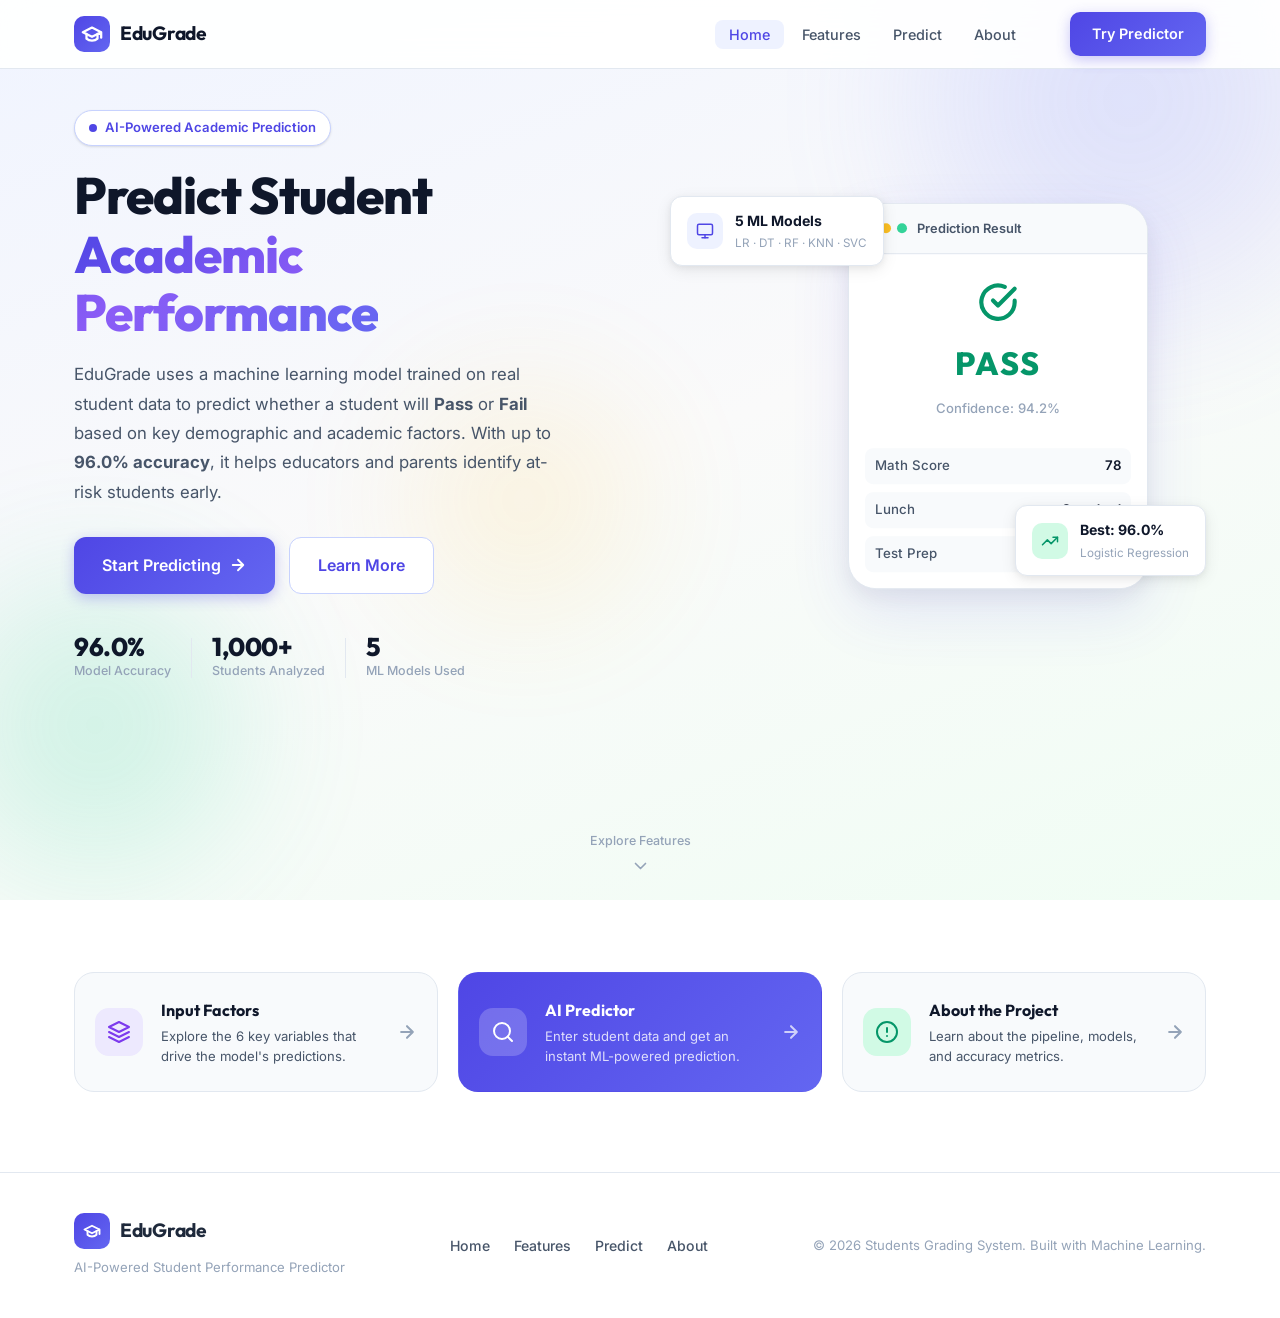
<file: website/index.html>
<!DOCTYPE html>
<html lang="en">
<head>
  <meta charset="UTF-8" />
  <meta name="viewport" content="width=device-width, initial-scale=1.0"/>
  <title>EduGrade – Student Performance Predictor</title>
  <meta name="description" content="EduGrade predicts student academic performance (Pass or Fail) using key demographic and academic indicators powered by Machine Learning."/>
  <link rel="preconnect" href="https://fonts.googleapis.com"/>
  <link href="https://fonts.googleapis.com/css2?family=Inter:wght@300;400;500;600;700;800&family=Outfit:wght@400;600;700;800&display=swap" rel="stylesheet"/>
  <link rel="stylesheet" href="style.css"/>
</head>
<body>

  <!-- ===== NAVBAR ===== -->
  <nav class="navbar" id="navbar">
    <div class="nav-container">
      <a href="index.html" class="nav-logo">
        <div class="logo-icon">
          <svg width="22" height="22" viewBox="0 0 24 24" fill="none" stroke="white" stroke-width="2.5" stroke-linecap="round" stroke-linejoin="round"><path d="M22 10v6M2 10l10-5 10 5-10 5z"/><path d="M6 12v5c3 3 9 3 12 0v-5"/></svg>
        </div>
        <span>EduGrade</span>
      </a>
      <ul class="nav-links" id="navLinks">
        <li><a href="index.html" class="nav-link active">Home</a></li>
        <li><a href="features.html" class="nav-link">Features</a></li>
        <li><a href="predict.html" class="nav-link">Predict</a></li>
        <li><a href="about.html" class="nav-link">About</a></li>
      </ul>
      <a href="predict.html" class="btn-primary nav-cta">Try Predictor</a>
      <button class="hamburger" id="hamburger" aria-label="Toggle menu">
        <span></span><span></span><span></span>
      </button>
    </div>
  </nav>

  <!-- ===== HERO SECTION ===== -->
  <section class="hero" id="home">
    <div class="hero-bg-shapes">
      <div class="shape shape-1"></div>
      <div class="shape shape-2"></div>
      <div class="shape shape-3"></div>
    </div>
    <div class="container hero-content">
      <div class="hero-text">
        <div class="hero-badge">
          <span class="badge-dot"></span>
          AI-Powered Academic Prediction
        </div>
        <h1 class="hero-title">
          Predict Student<br/>
          <span class="gradient-text">Academic Performance</span>
        </h1>
        <p class="hero-desc">
          EduGrade uses a machine learning model trained on real student data to predict whether a student will
          <strong>Pass</strong> or <strong>Fail</strong> based on key demographic and academic factors.
          With up to <strong>96.0% accuracy</strong>, it helps educators and parents identify at-risk students early.
        </p>
        <div class="hero-actions">
          <a href="predict.html" class="btn-primary btn-lg">
            Start Predicting
            <svg width="18" height="18" viewBox="0 0 24 24" fill="none" stroke="currentColor" stroke-width="2.5" stroke-linecap="round" stroke-linejoin="round"><path d="M5 12h14M12 5l7 7-7 7"/></svg>
          </a>
          <a href="features.html" class="btn-outline btn-lg">Learn More</a>
        </div>
        <div class="hero-stats">
          <div class="stat-item">
            <span class="stat-number">96.0%</span>
            <span class="stat-label">Model Accuracy</span>
          </div>
          <div class="stat-divider"></div>
          <div class="stat-item">
            <span class="stat-number">1,000+</span>
            <span class="stat-label">Students Analyzed</span>
          </div>
          <div class="stat-divider"></div>
          <div class="stat-item">
            <span class="stat-number">5</span>
            <span class="stat-label">ML Models Used</span>
          </div>
        </div>
      </div>
      <div class="hero-visual">
        <div class="hero-card main-card">
          <div class="card-header">
            <div class="card-dots"><span></span><span></span><span></span></div>
            <span class="card-title-sm">Prediction Result</span>
          </div>
          <div class="result-display pass">
            <div class="result-icon">
              <svg width="40" height="40" viewBox="0 0 24 24" fill="none" stroke="currentColor" stroke-width="2.5" stroke-linecap="round" stroke-linejoin="round"><path d="M22 11.08V12a10 10 0 1 1-5.93-9.14"/><polyline points="22 4 12 14.01 9 11.01"/></svg>
            </div>
            <div class="result-label">PASS</div>
            <div class="result-confidence">Confidence: 94.2%</div>
          </div>
          <div class="card-features">
            <div class="cf-row"><span class="cf-label">Math Score</span><span class="cf-value">78</span></div>
            <div class="cf-row"><span class="cf-label">Lunch</span><span class="cf-value">Standard</span></div>
            <div class="cf-row"><span class="cf-label">Test Prep</span><span class="cf-value cf-green">Completed</span></div>
          </div>
        </div>
        <div class="floating-card card-models">
          <div class="fm-icon">
            <svg width="18" height="18" viewBox="0 0 24 24" fill="none" stroke="#4f46e5" stroke-width="2" stroke-linecap="round" stroke-linejoin="round"><rect x="2" y="3" width="20" height="14" rx="2"/><line x1="8" y1="21" x2="16" y2="21"/><line x1="12" y1="17" x2="12" y2="21"/></svg>
          </div>
          <div>
            <div class="fm-title">5 ML Models</div>
            <div class="fm-sub">LR · DT · RF · KNN · SVC</div>
          </div>
        </div>
        <div class="floating-card card-accuracy">
          <div class="fm-icon accuracy-icon">
            <svg width="18" height="18" viewBox="0 0 24 24" fill="none" stroke="#059669" stroke-width="2" stroke-linecap="round" stroke-linejoin="round"><polyline points="22 7 13.5 15.5 8.5 10.5 2 17"/><polyline points="16 7 22 7 22 13"/></svg>
          </div>
          <div>
            <div class="fm-title">Best: 96.0%</div>
            <div class="fm-sub">Logistic Regression</div>
          </div>
        </div>
      </div>
    </div>
    <div class="hero-scroll">
      <a href="features.html">
        <span>Explore Features</span>
        <svg width="20" height="20" viewBox="0 0 24 24" fill="none" stroke="currentColor" stroke-width="2" stroke-linecap="round" stroke-linejoin="round"><polyline points="6 9 12 15 18 9"/></svg>
      </a>
    </div>
  </section>

  <!-- ===== QUICK PREVIEW CARDS ===== -->
  <section class="quick-preview-section">
    <div class="container">
      <div class="quick-preview-grid">
        <a href="features.html" class="quick-card">
          <div class="qc-icon" style="background:#ede9fe; color:#7c3aed;">
            <svg width="24" height="24" viewBox="0 0 24 24" fill="none" stroke="currentColor" stroke-width="2" stroke-linecap="round" stroke-linejoin="round"><path d="M12 2L2 7l10 5 10-5-10-5z"/><path d="M2 17l10 5 10-5"/><path d="M2 12l10 5 10-5"/></svg>
          </div>
          <div class="qc-text">
            <div class="qc-title">Input Factors</div>
            <div class="qc-desc">Explore the 6 key variables that drive the model's predictions.</div>
          </div>
          <svg class="qc-arrow" width="20" height="20" viewBox="0 0 24 24" fill="none" stroke="currentColor" stroke-width="2.5" stroke-linecap="round" stroke-linejoin="round"><path d="M5 12h14M12 5l7 7-7 7"/></svg>
        </a>
        <a href="predict.html" class="quick-card quick-card-primary">
          <div class="qc-icon" style="background:rgba(255,255,255,0.2); color:white;">
            <svg width="24" height="24" viewBox="0 0 24 24" fill="none" stroke="currentColor" stroke-width="2" stroke-linecap="round" stroke-linejoin="round"><circle cx="11" cy="11" r="8"/><line x1="21" y1="21" x2="16.65" y2="16.65"/></svg>
          </div>
          <div class="qc-text">
            <div class="qc-title">AI Predictor</div>
            <div class="qc-desc">Enter student data and get an instant ML-powered prediction.</div>
          </div>
          <svg class="qc-arrow" width="20" height="20" viewBox="0 0 24 24" fill="none" stroke="currentColor" stroke-width="2.5" stroke-linecap="round" stroke-linejoin="round"><path d="M5 12h14M12 5l7 7-7 7"/></svg>
        </a>
        <a href="about.html" class="quick-card">
          <div class="qc-icon" style="background:#d1fae5; color:#059669;">
            <svg width="24" height="24" viewBox="0 0 24 24" fill="none" stroke="currentColor" stroke-width="2" stroke-linecap="round" stroke-linejoin="round"><circle cx="12" cy="12" r="10"/><line x1="12" y1="8" x2="12" y2="12"/><line x1="12" y1="16" x2="12.01" y2="16"/></svg>
          </div>
          <div class="qc-text">
            <div class="qc-title">About the Project</div>
            <div class="qc-desc">Learn about the pipeline, models, and accuracy metrics.</div>
          </div>
          <svg class="qc-arrow" width="20" height="20" viewBox="0 0 24 24" fill="none" stroke="currentColor" stroke-width="2.5" stroke-linecap="round" stroke-linejoin="round"><path d="M5 12h14M12 5l7 7-7 7"/></svg>
        </a>
      </div>
    </div>
  </section>

  <!-- ===== FOOTER ===== -->
  <footer class="footer">
    <div class="container footer-content">
      <div class="footer-brand">
        <div class="nav-logo" style="margin-bottom: 8px;">
          <div class="logo-icon">
            <svg width="18" height="18" viewBox="0 0 24 24" fill="none" stroke="white" stroke-width="2.5" stroke-linecap="round" stroke-linejoin="round"><path d="M22 10v6M2 10l10-5 10 5-10 5z"/><path d="M6 12v5c3 3 9 3 12 0v-5"/></svg>
          </div>
          <span style="color:#1e293b; font-weight: 700;">EduGrade</span>
        </div>
        <p class="footer-tagline">AI-Powered Student Performance Predictor</p>
      </div>
      <div class="footer-links">
        <a href="index.html">Home</a>
        <a href="features.html">Features</a>
        <a href="predict.html">Predict</a>
        <a href="about.html">About</a>
      </div>
      <div class="footer-copy">
        &copy; 2026 Students Grading System. Built with Machine Learning.
      </div>
    </div>
  </footer>

  <script src="app.js"></script>
</body>
</html>
</file>
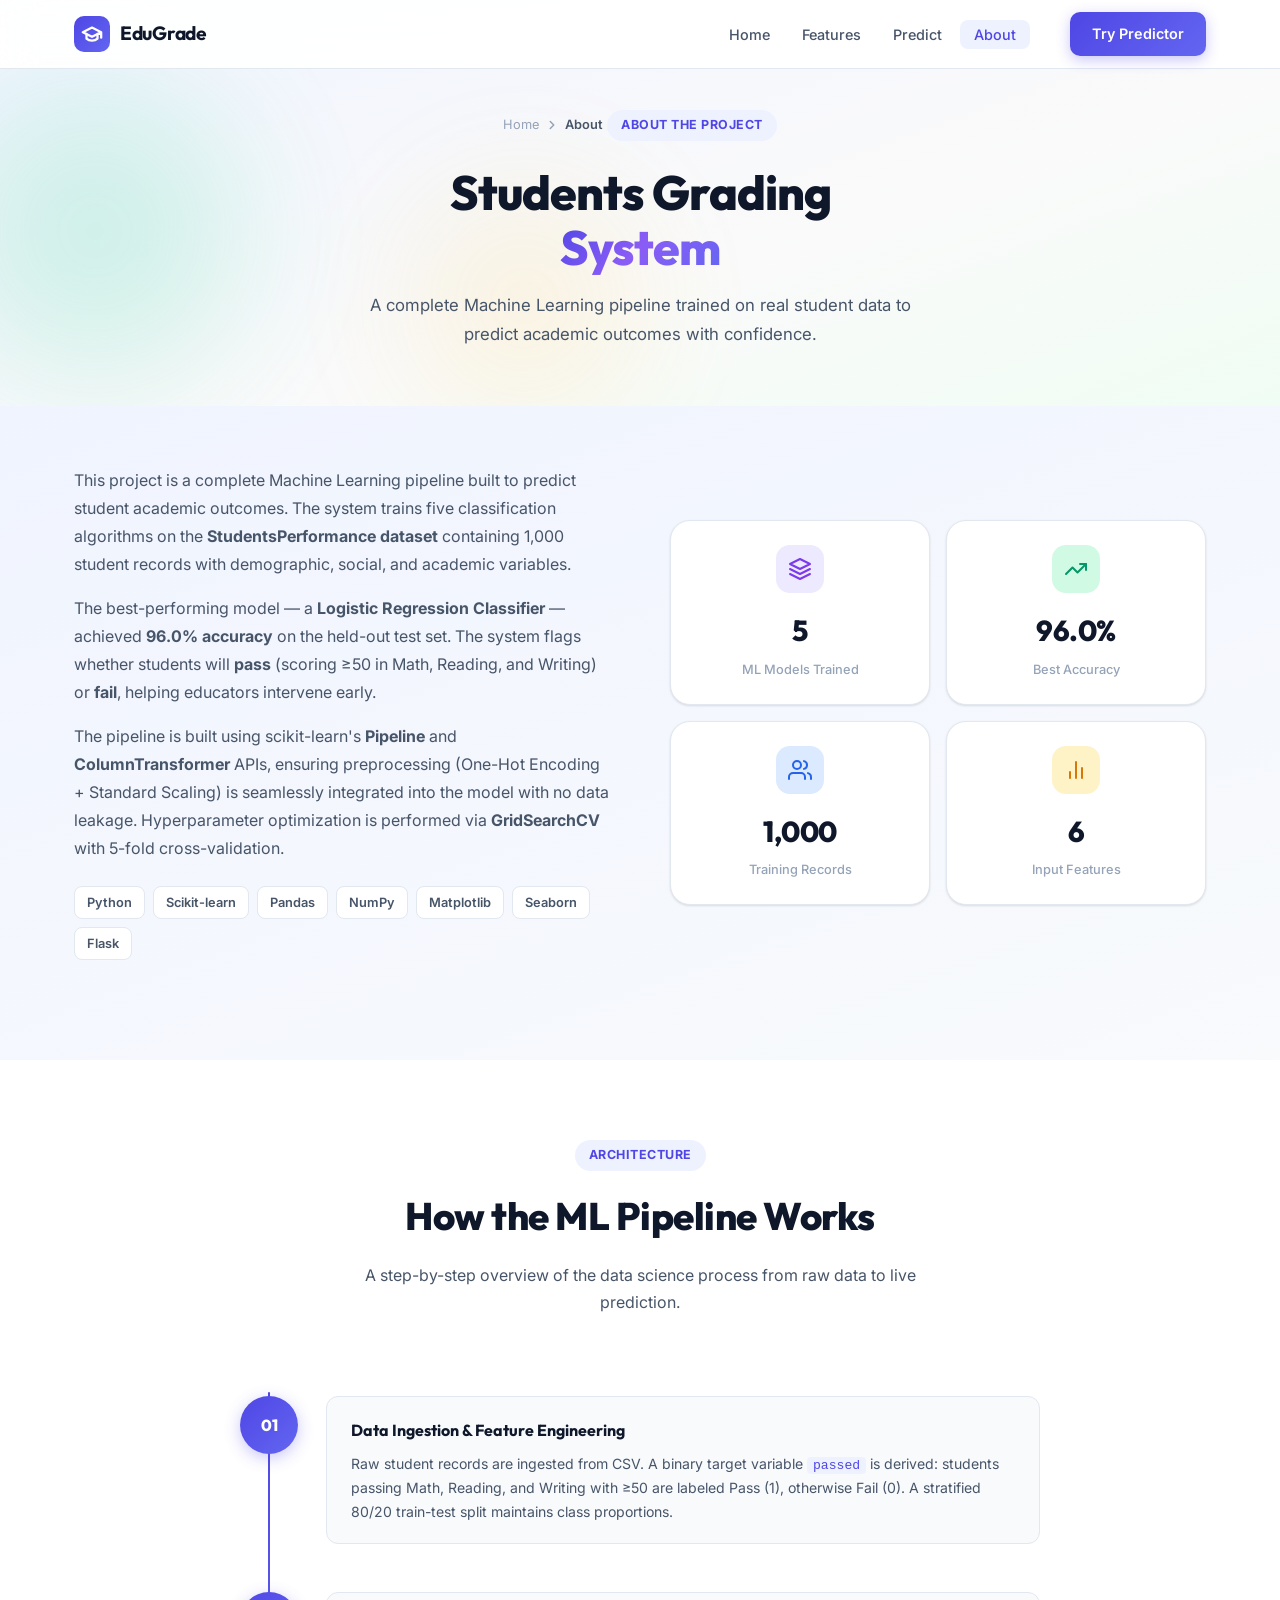
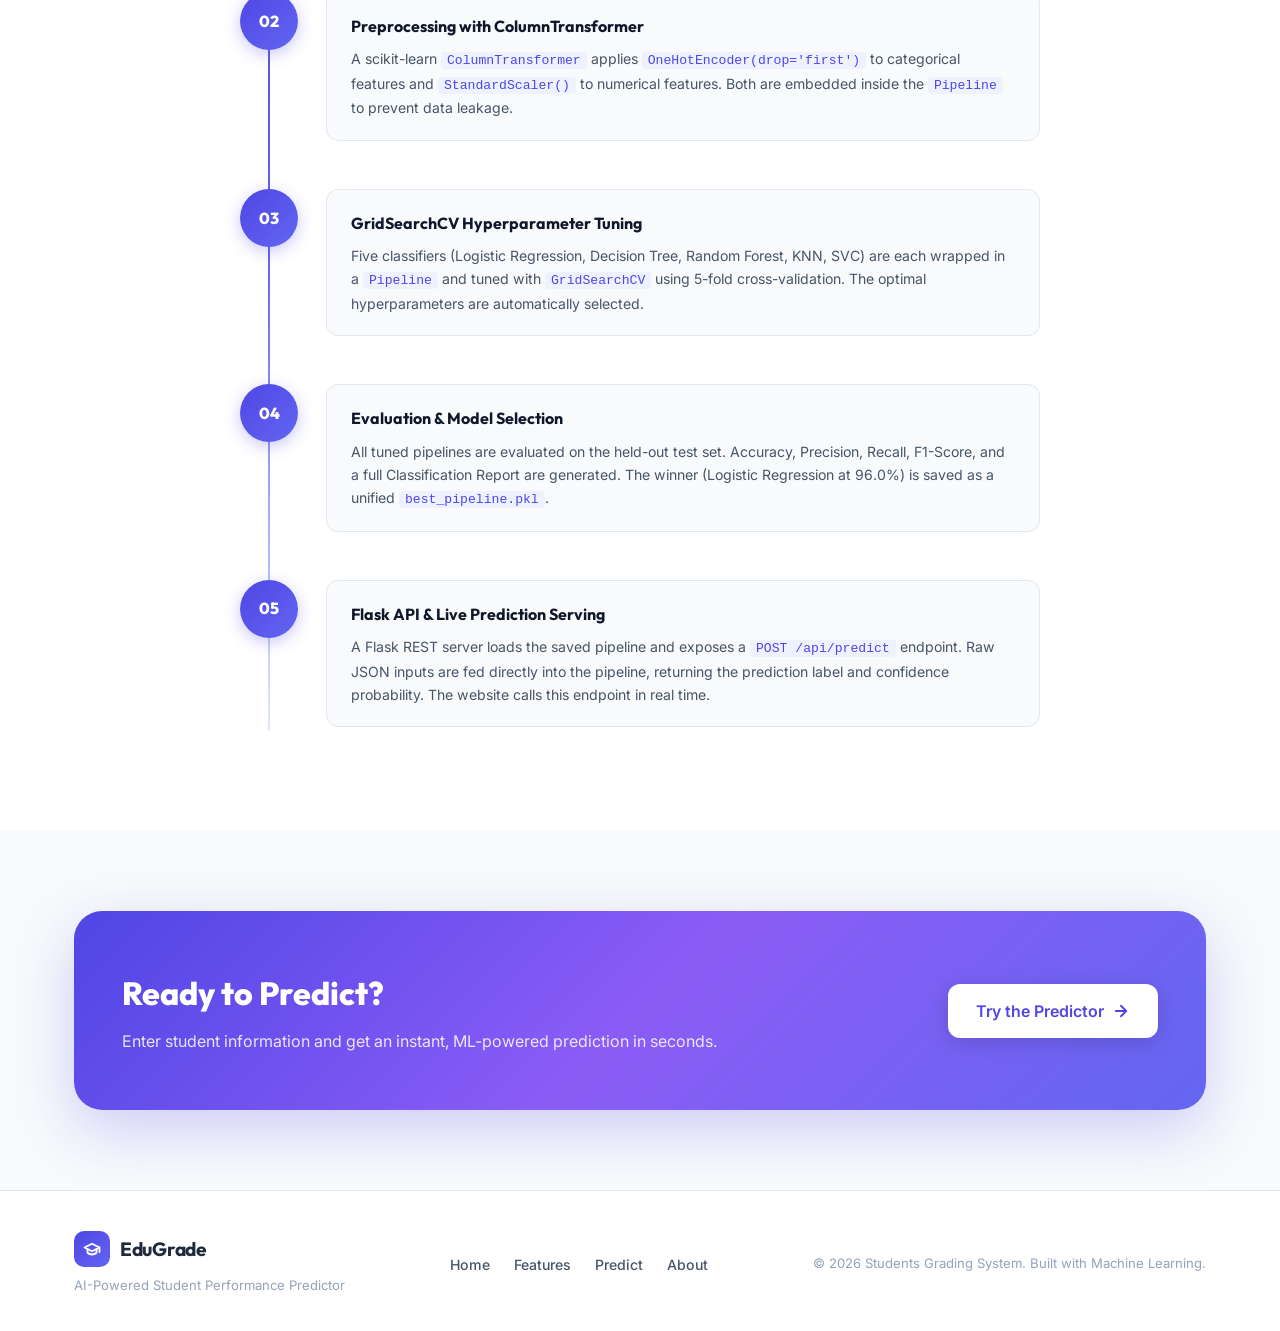
<file: website/about.html>
<!DOCTYPE html>
<html lang="en">
<head>
  <meta charset="UTF-8" />
  <meta name="viewport" content="width=device-width, initial-scale=1.0"/>
  <title>About – EduGrade</title>
  <meta name="description" content="Learn about the EduGrade ML pipeline, 5 trained models, the StudentPerformance dataset, and the best model accuracy."/>
  <link rel="preconnect" href="https://fonts.googleapis.com"/>
  <link href="https://fonts.googleapis.com/css2?family=Inter:wght@300;400;500;600;700;800&family=Outfit:wght@400;600;700;800&display=swap" rel="stylesheet"/>
  <link rel="stylesheet" href="style.css"/>
</head>
<body>

  <!-- ===== NAVBAR ===== -->
  <nav class="navbar" id="navbar">
    <div class="nav-container">
      <a href="index.html" class="nav-logo">
        <div class="logo-icon">
          <svg width="22" height="22" viewBox="0 0 24 24" fill="none" stroke="white" stroke-width="2.5" stroke-linecap="round" stroke-linejoin="round"><path d="M22 10v6M2 10l10-5 10 5-10 5z"/><path d="M6 12v5c3 3 9 3 12 0v-5"/></svg>
        </div>
        <span>EduGrade</span>
      </a>
      <ul class="nav-links" id="navLinks">
        <li><a href="index.html" class="nav-link">Home</a></li>
        <li><a href="features.html" class="nav-link">Features</a></li>
        <li><a href="predict.html" class="nav-link">Predict</a></li>
        <li><a href="about.html" class="nav-link active">About</a></li>
      </ul>
      <a href="predict.html" class="btn-primary nav-cta">Try Predictor</a>
      <button class="hamburger" id="hamburger" aria-label="Toggle menu">
        <span></span><span></span><span></span>
      </button>
    </div>
  </nav>

  <!-- ===== PAGE HEADER ===== -->
  <div class="page-hero">
    <div class="page-hero-bg">
      <div class="shape shape-2"></div>
      <div class="shape shape-3"></div>
    </div>
    <div class="container">
      <div class="page-breadcrumb">
        <a href="index.html">Home</a>
        <svg width="14" height="14" viewBox="0 0 24 24" fill="none" stroke="currentColor" stroke-width="2.5" stroke-linecap="round" stroke-linejoin="round"><polyline points="9 18 15 12 9 6"/></svg>
        <span>About</span>
      </div>
      <div class="section-tag">About the Project</div>
      <h1 class="page-hero-title">Students Grading<br/><span class="gradient-text">System</span></h1>
      <p class="page-hero-desc">A complete Machine Learning pipeline trained on real student data to predict academic outcomes with confidence.</p>
    </div>
  </div>

  <!-- ===== ABOUT MAIN ===== -->
  <section class="about-section" style="padding-top: 60px;">
    <div class="container">
      <div class="about-grid">
        <div class="about-text">
          <p class="about-desc">
            This project is a complete Machine Learning pipeline built to predict student academic outcomes.
            The system trains five classification algorithms on the <strong>StudentsPerformance dataset</strong> containing
            1,000 student records with demographic, social, and academic variables.
          </p>
          <p class="about-desc">
            The best-performing model — a <strong>Logistic Regression Classifier</strong> — achieved <strong>96.0% accuracy</strong> on the held-out test set.
            The system flags whether students will <strong>pass</strong> (scoring ≥50 in Math, Reading, and Writing) or <strong>fail</strong>,
            helping educators intervene early.
          </p>
          <p class="about-desc">
            The pipeline is built using scikit-learn's <strong>Pipeline</strong> and <strong>ColumnTransformer</strong> APIs, ensuring
            preprocessing (One-Hot Encoding + Standard Scaling) is seamlessly integrated into the model with no data leakage.
            Hyperparameter optimization is performed via <strong>GridSearchCV</strong> with 5-fold cross-validation.
          </p>
          <div class="about-tech">
            <span class="tech-tag">Python</span>
            <span class="tech-tag">Scikit-learn</span>
            <span class="tech-tag">Pandas</span>
            <span class="tech-tag">NumPy</span>
            <span class="tech-tag">Matplotlib</span>
            <span class="tech-tag">Seaborn</span>
            <span class="tech-tag">Flask</span>
          </div>
        </div>
        <div class="about-stats-grid">
          <div class="about-stat-card">
            <div class="about-stat-icon" style="color:#7c3aed; background:#ede9fe;">
              <svg width="24" height="24" viewBox="0 0 24 24" fill="none" stroke="currentColor" stroke-width="2" stroke-linecap="round" stroke-linejoin="round"><path d="M12 2L2 7l10 5 10-5-10-5z"/><path d="M2 17l10 5 10-5"/><path d="M2 12l10 5 10-5"/></svg>
            </div>
            <div class="about-stat-num">5</div>
            <div class="about-stat-lbl">ML Models Trained</div>
          </div>
          <div class="about-stat-card">
            <div class="about-stat-icon" style="color:#059669; background:#d1fae5;">
              <svg width="24" height="24" viewBox="0 0 24 24" fill="none" stroke="currentColor" stroke-width="2" stroke-linecap="round" stroke-linejoin="round"><polyline points="22 7 13.5 15.5 8.5 10.5 2 17"/><polyline points="16 7 22 7 22 13"/></svg>
            </div>
            <div class="about-stat-num">96.0%</div>
            <div class="about-stat-lbl">Best Accuracy</div>
          </div>
          <div class="about-stat-card">
            <div class="about-stat-icon" style="color:#2563eb; background:#dbeafe;">
              <svg width="24" height="24" viewBox="0 0 24 24" fill="none" stroke="currentColor" stroke-width="2" stroke-linecap="round" stroke-linejoin="round"><path d="M17 21v-2a4 4 0 0 0-4-4H5a4 4 0 0 0-4 4v2"/><circle cx="9" cy="7" r="4"/><path d="M23 21v-2a4 4 0 0 0-3-3.87"/><path d="M16 3.13a4 4 0 0 1 0 7.75"/></svg>
            </div>
            <div class="about-stat-num">1,000</div>
            <div class="about-stat-lbl">Training Records</div>
          </div>
          <div class="about-stat-card">
            <div class="about-stat-icon" style="color:#d97706; background:#fef3c7;">
              <svg width="24" height="24" viewBox="0 0 24 24" fill="none" stroke="currentColor" stroke-width="2" stroke-linecap="round" stroke-linejoin="round"><line x1="18" y1="20" x2="18" y2="10"/><line x1="12" y1="20" x2="12" y2="4"/><line x1="6" y1="20" x2="6" y2="14"/></svg>
            </div>
            <div class="about-stat-num">6</div>
            <div class="about-stat-lbl">Input Features</div>
          </div>
        </div>
      </div>
    </div>
  </section>

  <!-- ===== ML PIPELINE STEPS ===== -->
  <section class="pipeline-section">
    <div class="container">
      <div class="section-header">
        <div class="section-tag">Architecture</div>
        <h2 class="section-title">How the ML Pipeline Works</h2>
        <p class="section-desc">A step-by-step overview of the data science process from raw data to live prediction.</p>
      </div>
      <div class="pipeline-steps">
        <div class="pipeline-step">
          <div class="step-number">01</div>
          <div class="step-body">
            <h3 class="step-title">Data Ingestion & Feature Engineering</h3>
            <p class="step-desc">Raw student records are ingested from CSV. A binary target variable <code>passed</code> is derived: students passing Math, Reading, and Writing with ≥50 are labeled Pass (1), otherwise Fail (0). A stratified 80/20 train-test split maintains class proportions.</p>
          </div>
        </div>
        <div class="pipeline-step">
          <div class="step-number">02</div>
          <div class="step-body">
            <h3 class="step-title">Preprocessing with ColumnTransformer</h3>
            <p class="step-desc">A scikit-learn <code>ColumnTransformer</code> applies <code>OneHotEncoder(drop='first')</code> to categorical features and <code>StandardScaler()</code> to numerical features. Both are embedded inside the <code>Pipeline</code> to prevent data leakage.</p>
          </div>
        </div>
        <div class="pipeline-step">
          <div class="step-number">03</div>
          <div class="step-body">
            <h3 class="step-title">GridSearchCV Hyperparameter Tuning</h3>
            <p class="step-desc">Five classifiers (Logistic Regression, Decision Tree, Random Forest, KNN, SVC) are each wrapped in a <code>Pipeline</code> and tuned with <code>GridSearchCV</code> using 5-fold cross-validation. The optimal hyperparameters are automatically selected.</p>
          </div>
        </div>
        <div class="pipeline-step">
          <div class="step-number">04</div>
          <div class="step-body">
            <h3 class="step-title">Evaluation & Model Selection</h3>
            <p class="step-desc">All tuned pipelines are evaluated on the held-out test set. Accuracy, Precision, Recall, F1-Score, and a full Classification Report are generated. The winner (Logistic Regression at 96.0%) is saved as a unified <code>best_pipeline.pkl</code>.</p>
          </div>
        </div>
        <div class="pipeline-step">
          <div class="step-number">05</div>
          <div class="step-body">
            <h3 class="step-title">Flask API & Live Prediction Serving</h3>
            <p class="step-desc">A Flask REST server loads the saved pipeline and exposes a <code>POST /api/predict</code> endpoint. Raw JSON inputs are fed directly into the pipeline, returning the prediction label and confidence probability. The website calls this endpoint in real time.</p>
          </div>
        </div>
      </div>
    </div>
  </section>

  <!-- ===== CTA ===== -->
  <section class="cta-section">
    <div class="container">
      <div class="cta-card">
        <div class="cta-text">
          <h2 class="cta-title">Ready to Predict?</h2>
          <p class="cta-desc">Enter student information and get an instant, ML-powered prediction in seconds.</p>
        </div>
        <a href="predict.html" class="btn-primary btn-lg">
          Try the Predictor
          <svg width="18" height="18" viewBox="0 0 24 24" fill="none" stroke="currentColor" stroke-width="2.5" stroke-linecap="round" stroke-linejoin="round"><path d="M5 12h14M12 5l7 7-7 7"/></svg>
        </a>
      </div>
    </div>
  </section>

  <!-- ===== FOOTER ===== -->
  <footer class="footer">
    <div class="container footer-content">
      <div class="footer-brand">
        <div class="nav-logo" style="margin-bottom: 8px;">
          <div class="logo-icon">
            <svg width="18" height="18" viewBox="0 0 24 24" fill="none" stroke="white" stroke-width="2.5" stroke-linecap="round" stroke-linejoin="round"><path d="M22 10v6M2 10l10-5 10 5-10 5z"/><path d="M6 12v5c3 3 9 3 12 0v-5"/></svg>
          </div>
          <span style="color:#1e293b; font-weight: 700;">EduGrade</span>
        </div>
        <p class="footer-tagline">AI-Powered Student Performance Predictor</p>
      </div>
      <div class="footer-links">
        <a href="index.html">Home</a>
        <a href="features.html">Features</a>
        <a href="predict.html">Predict</a>
        <a href="about.html">About</a>
      </div>
      <div class="footer-copy">
        &copy; 2026 Students Grading System. Built with Machine Learning.
      </div>
    </div>
  </footer>

  <script src="app.js"></script>
</body>
</html>
</file>
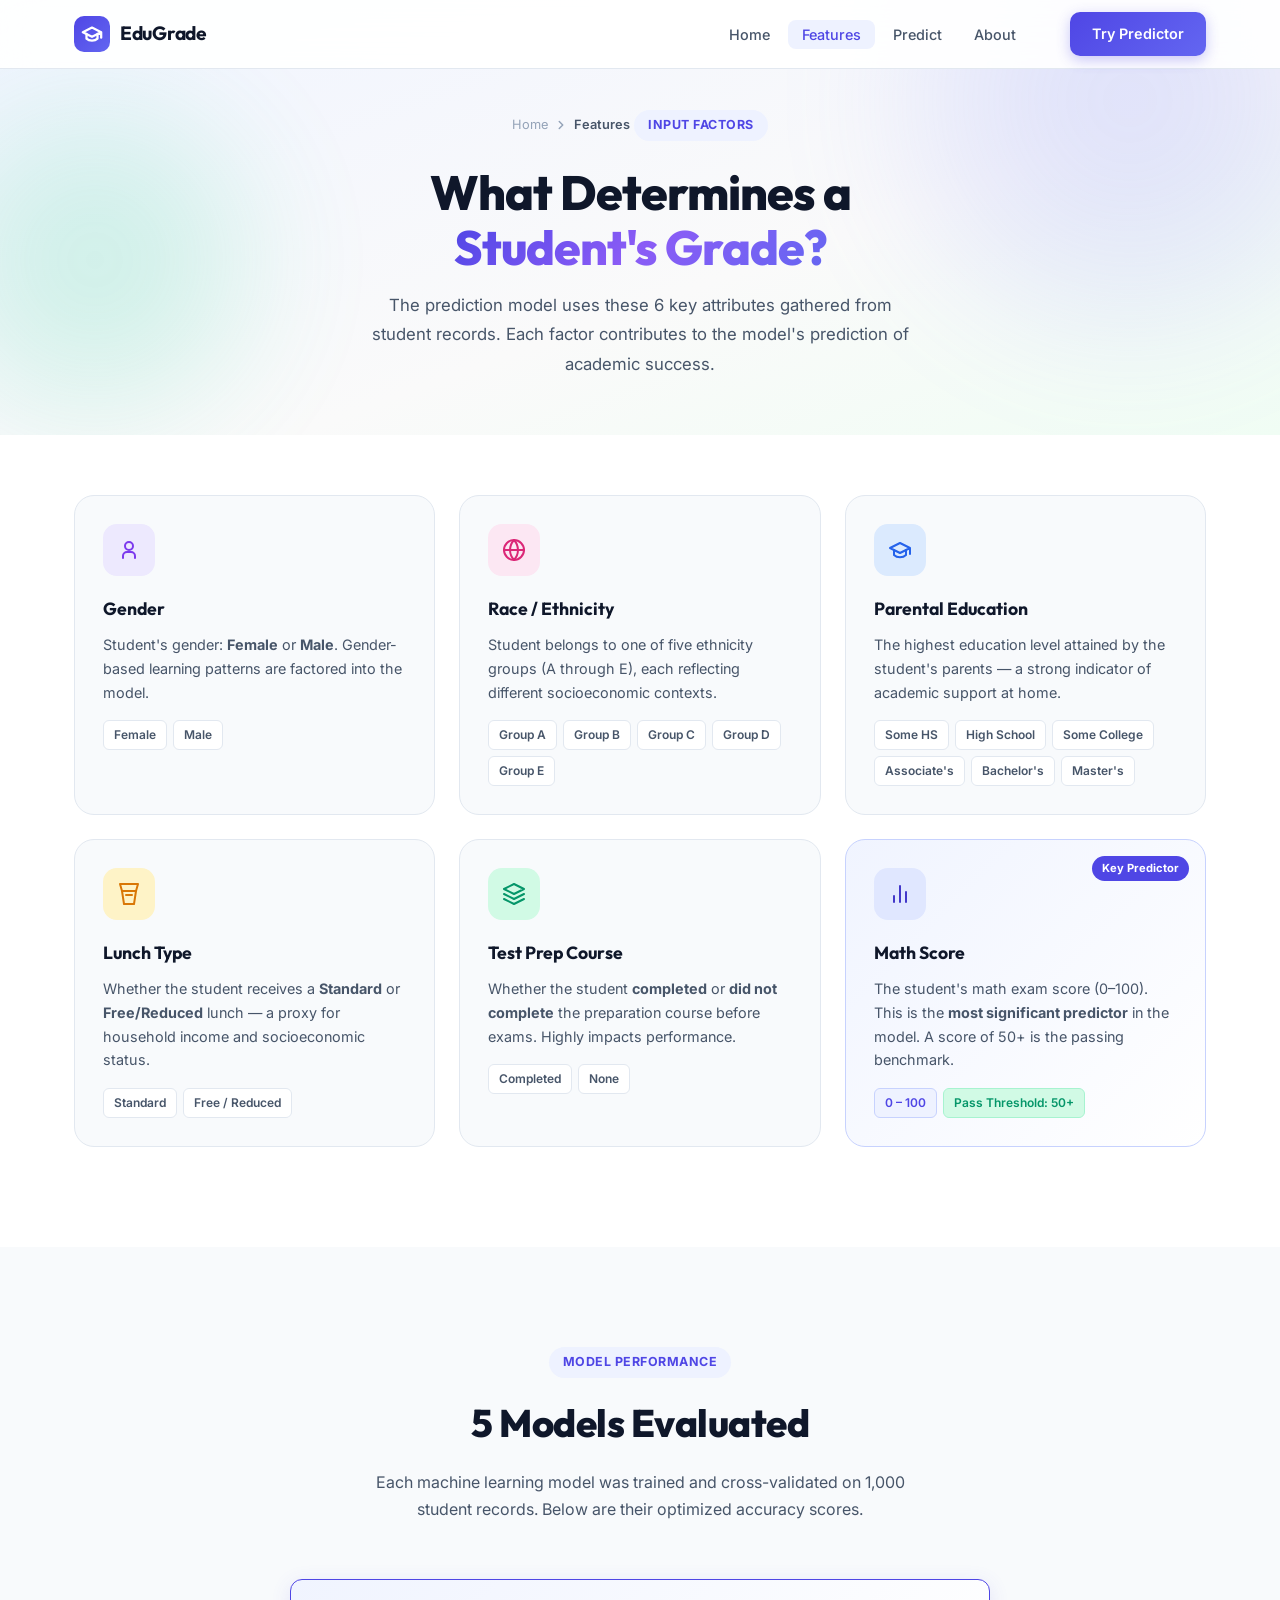
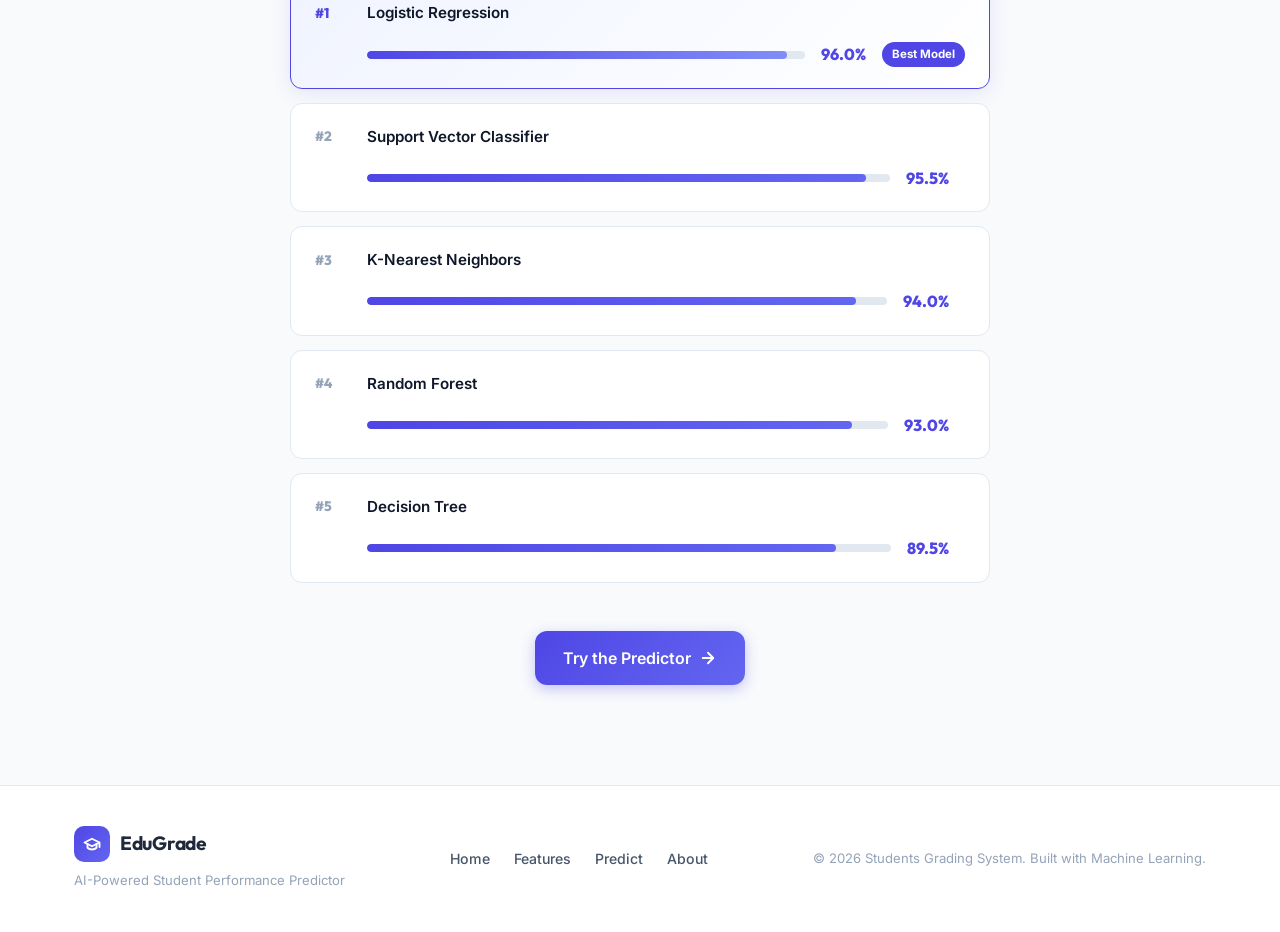
<file: website/features.html>
<!DOCTYPE html>
<html lang="en">
<head>
  <meta charset="UTF-8" />
  <meta name="viewport" content="width=device-width, initial-scale=1.0"/>
  <title>Features – EduGrade</title>
  <meta name="description" content="Explore the 6 key input factors used by EduGrade's machine learning model to predict student academic performance."/>
  <link rel="preconnect" href="https://fonts.googleapis.com"/>
  <link href="https://fonts.googleapis.com/css2?family=Inter:wght@300;400;500;600;700;800&family=Outfit:wght@400;600;700;800&display=swap" rel="stylesheet"/>
  <link rel="stylesheet" href="style.css"/>
</head>
<body>

  <!-- ===== NAVBAR ===== -->
  <nav class="navbar" id="navbar">
    <div class="nav-container">
      <a href="index.html" class="nav-logo">
        <div class="logo-icon">
          <svg width="22" height="22" viewBox="0 0 24 24" fill="none" stroke="white" stroke-width="2.5" stroke-linecap="round" stroke-linejoin="round"><path d="M22 10v6M2 10l10-5 10 5-10 5z"/><path d="M6 12v5c3 3 9 3 12 0v-5"/></svg>
        </div>
        <span>EduGrade</span>
      </a>
      <ul class="nav-links" id="navLinks">
        <li><a href="index.html" class="nav-link">Home</a></li>
        <li><a href="features.html" class="nav-link active">Features</a></li>
        <li><a href="predict.html" class="nav-link">Predict</a></li>
        <li><a href="about.html" class="nav-link">About</a></li>
      </ul>
      <a href="predict.html" class="btn-primary nav-cta">Try Predictor</a>
      <button class="hamburger" id="hamburger" aria-label="Toggle menu">
        <span></span><span></span><span></span>
      </button>
    </div>
  </nav>

  <!-- ===== PAGE HEADER ===== -->
  <div class="page-hero">
    <div class="page-hero-bg">
      <div class="shape shape-1"></div>
      <div class="shape shape-2"></div>
    </div>
    <div class="container">
      <div class="page-breadcrumb">
        <a href="index.html">Home</a>
        <svg width="14" height="14" viewBox="0 0 24 24" fill="none" stroke="currentColor" stroke-width="2.5" stroke-linecap="round" stroke-linejoin="round"><polyline points="9 18 15 12 9 6"/></svg>
        <span>Features</span>
      </div>
      <div class="section-tag">Input Factors</div>
      <h1 class="page-hero-title">What Determines a<br/><span class="gradient-text">Student's Grade?</span></h1>
      <p class="page-hero-desc">The prediction model uses these 6 key attributes gathered from student records. Each factor contributes to the model's prediction of academic success.</p>
    </div>
  </div>

  <!-- ===== FEATURES GRID ===== -->
  <section class="features-section" style="padding-top: 60px;">
    <div class="container">
      <div class="features-grid">
        <div class="feature-card" data-delay="0">
          <div class="feature-icon" style="background: #ede9fe; color: #7c3aed;">
            <svg width="24" height="24" viewBox="0 0 24 24" fill="none" stroke="currentColor" stroke-width="2" stroke-linecap="round" stroke-linejoin="round"><circle cx="12" cy="8" r="4"/><path d="M6 20v-2a4 4 0 0 1 4-4h4a4 4 0 0 1 4 4v2"/></svg>
          </div>
          <h2 class="feature-title">Gender</h2>
          <p class="feature-desc">Student's gender: <strong>Female</strong> or <strong>Male</strong>. Gender-based learning patterns are factored into the model.</p>
          <div class="feature-options">
            <span class="option-tag">Female</span>
            <span class="option-tag">Male</span>
          </div>
        </div>

        <div class="feature-card" data-delay="50">
          <div class="feature-icon" style="background: #fce7f3; color: #db2777;">
            <svg width="24" height="24" viewBox="0 0 24 24" fill="none" stroke="currentColor" stroke-width="2" stroke-linecap="round" stroke-linejoin="round"><circle cx="12" cy="12" r="10"/><path d="M2 12h20M12 2a15.3 15.3 0 0 1 4 10 15.3 15.3 0 0 1-4 10 15.3 15.3 0 0 1-4-10 15.3 15.3 0 0 1 4-10z"/></svg>
          </div>
          <h2 class="feature-title">Race / Ethnicity</h2>
          <p class="feature-desc">Student belongs to one of five ethnicity groups (A through E), each reflecting different socioeconomic contexts.</p>
          <div class="feature-options">
            <span class="option-tag">Group A</span><span class="option-tag">Group B</span><span class="option-tag">Group C</span><span class="option-tag">Group D</span><span class="option-tag">Group E</span>
          </div>
        </div>

        <div class="feature-card" data-delay="100">
          <div class="feature-icon" style="background: #dbeafe; color: #2563eb;">
            <svg width="24" height="24" viewBox="0 0 24 24" fill="none" stroke="currentColor" stroke-width="2" stroke-linecap="round" stroke-linejoin="round"><path d="M22 10v6M2 10l10-5 10 5-10 5z"/><path d="M6 12v5c3 3 9 3 12 0v-5"/></svg>
          </div>
          <h2 class="feature-title">Parental Education</h2>
          <p class="feature-desc">The highest education level attained by the student's parents — a strong indicator of academic support at home.</p>
          <div class="feature-options">
            <span class="option-tag">Some HS</span><span class="option-tag">High School</span><span class="option-tag">Some College</span><span class="option-tag">Associate's</span><span class="option-tag">Bachelor's</span><span class="option-tag">Master's</span>
          </div>
        </div>

        <div class="feature-card" data-delay="150">
          <div class="feature-icon" style="background: #fef3c7; color: #d97706;">
            <svg width="24" height="24" viewBox="0 0 24 24" fill="none" stroke="currentColor" stroke-width="2" stroke-linecap="round" stroke-linejoin="round"><path d="M3 2h18l-2 7H5L3 2z"/><path d="M5 9l2 13h10l2-13"/><path d="M9 13h6"/></svg>
          </div>
          <h2 class="feature-title">Lunch Type</h2>
          <p class="feature-desc">Whether the student receives a <strong>Standard</strong> or <strong>Free/Reduced</strong> lunch — a proxy for household income and socioeconomic status.</p>
          <div class="feature-options">
            <span class="option-tag">Standard</span><span class="option-tag">Free / Reduced</span>
          </div>
        </div>

        <div class="feature-card" data-delay="200">
          <div class="feature-icon" style="background: #d1fae5; color: #059669;">
            <svg width="24" height="24" viewBox="0 0 24 24" fill="none" stroke="currentColor" stroke-width="2" stroke-linecap="round" stroke-linejoin="round"><path d="M12 2L2 7l10 5 10-5-10-5z"/><path d="M2 17l10 5 10-5"/><path d="M2 12l10 5 10-5"/></svg>
          </div>
          <h2 class="feature-title">Test Prep Course</h2>
          <p class="feature-desc">Whether the student <strong>completed</strong> or <strong>did not complete</strong> the preparation course before exams. Highly impacts performance.</p>
          <div class="feature-options">
            <span class="option-tag">Completed</span><span class="option-tag">None</span>
          </div>
        </div>

        <div class="feature-card feature-highlight" data-delay="250">
          <div class="feature-icon" style="background: #e0e7ff; color: #4338ca;">
            <svg width="24" height="24" viewBox="0 0 24 24" fill="none" stroke="currentColor" stroke-width="2" stroke-linecap="round" stroke-linejoin="round"><line x1="18" y1="20" x2="18" y2="10"/><line x1="12" y1="20" x2="12" y2="4"/><line x1="6" y1="20" x2="6" y2="14"/></svg>
          </div>
          <div class="highlight-badge">Key Predictor</div>
          <h2 class="feature-title">Math Score</h2>
          <p class="feature-desc">The student's math exam score (0–100). This is the <strong>most significant predictor</strong> in the model. A score of 50+ is the passing benchmark.</p>
          <div class="feature-options">
            <span class="option-tag option-range">0 – 100</span>
            <span class="option-tag option-pass">Pass Threshold: 50+</span>
          </div>
        </div>
      </div>
    </div>
  </section>

  <!-- ===== MODEL ACCURACY SECTION ===== -->
  <section class="accuracy-section">
    <div class="container">
      <div class="section-header">
        <div class="section-tag">Model Performance</div>
        <h2 class="section-title">5 Models Evaluated</h2>
        <p class="section-desc">Each machine learning model was trained and cross-validated on 1,000 student records. Below are their optimized accuracy scores.</p>
      </div>
      <div class="accuracy-grid">
        <div class="accuracy-card best-model">
          <div class="acc-rank">#1</div>
          <div class="acc-model-name">Logistic Regression</div>
          <div class="acc-bar-wrap">
            <div class="acc-bar" style="--width: 96.0%"></div>
          </div>
          <div class="acc-score">96.0%</div>
          <div class="acc-badge">Best Model</div>
        </div>
        <div class="accuracy-card">
          <div class="acc-rank">#2</div>
          <div class="acc-model-name">Support Vector Classifier</div>
          <div class="acc-bar-wrap">
            <div class="acc-bar" style="--width: 95.5%"></div>
          </div>
          <div class="acc-score">95.5%</div>
        </div>
        <div class="accuracy-card">
          <div class="acc-rank">#3</div>
          <div class="acc-model-name">K-Nearest Neighbors</div>
          <div class="acc-bar-wrap">
            <div class="acc-bar" style="--width: 94.0%"></div>
          </div>
          <div class="acc-score">94.0%</div>
        </div>
        <div class="accuracy-card">
          <div class="acc-rank">#4</div>
          <div class="acc-model-name">Random Forest</div>
          <div class="acc-bar-wrap">
            <div class="acc-bar" style="--width: 93.0%"></div>
          </div>
          <div class="acc-score">93.0%</div>
        </div>
        <div class="accuracy-card">
          <div class="acc-rank">#5</div>
          <div class="acc-model-name">Decision Tree</div>
          <div class="acc-bar-wrap">
            <div class="acc-bar" style="--width: 89.5%"></div>
          </div>
          <div class="acc-score">89.5%</div>
        </div>
      </div>

      <!-- CTA -->
      <div style="text-align:center; margin-top: 48px;">
        <a href="predict.html" class="btn-primary btn-lg">
          Try the Predictor
          <svg width="18" height="18" viewBox="0 0 24 24" fill="none" stroke="currentColor" stroke-width="2.5" stroke-linecap="round" stroke-linejoin="round"><path d="M5 12h14M12 5l7 7-7 7"/></svg>
        </a>
      </div>
    </div>
  </section>

  <!-- ===== FOOTER ===== -->
  <footer class="footer">
    <div class="container footer-content">
      <div class="footer-brand">
        <div class="nav-logo" style="margin-bottom: 8px;">
          <div class="logo-icon">
            <svg width="18" height="18" viewBox="0 0 24 24" fill="none" stroke="white" stroke-width="2.5" stroke-linecap="round" stroke-linejoin="round"><path d="M22 10v6M2 10l10-5 10 5-10 5z"/><path d="M6 12v5c3 3 9 3 12 0v-5"/></svg>
          </div>
          <span style="color:#1e293b; font-weight: 700;">EduGrade</span>
        </div>
        <p class="footer-tagline">AI-Powered Student Performance Predictor</p>
      </div>
      <div class="footer-links">
        <a href="index.html">Home</a>
        <a href="features.html">Features</a>
        <a href="predict.html">Predict</a>
        <a href="about.html">About</a>
      </div>
      <div class="footer-copy">
        &copy; 2026 Students Grading System. Built with Machine Learning.
      </div>
    </div>
  </footer>

  <script src="app.js"></script>
</body>
</html>
</file>
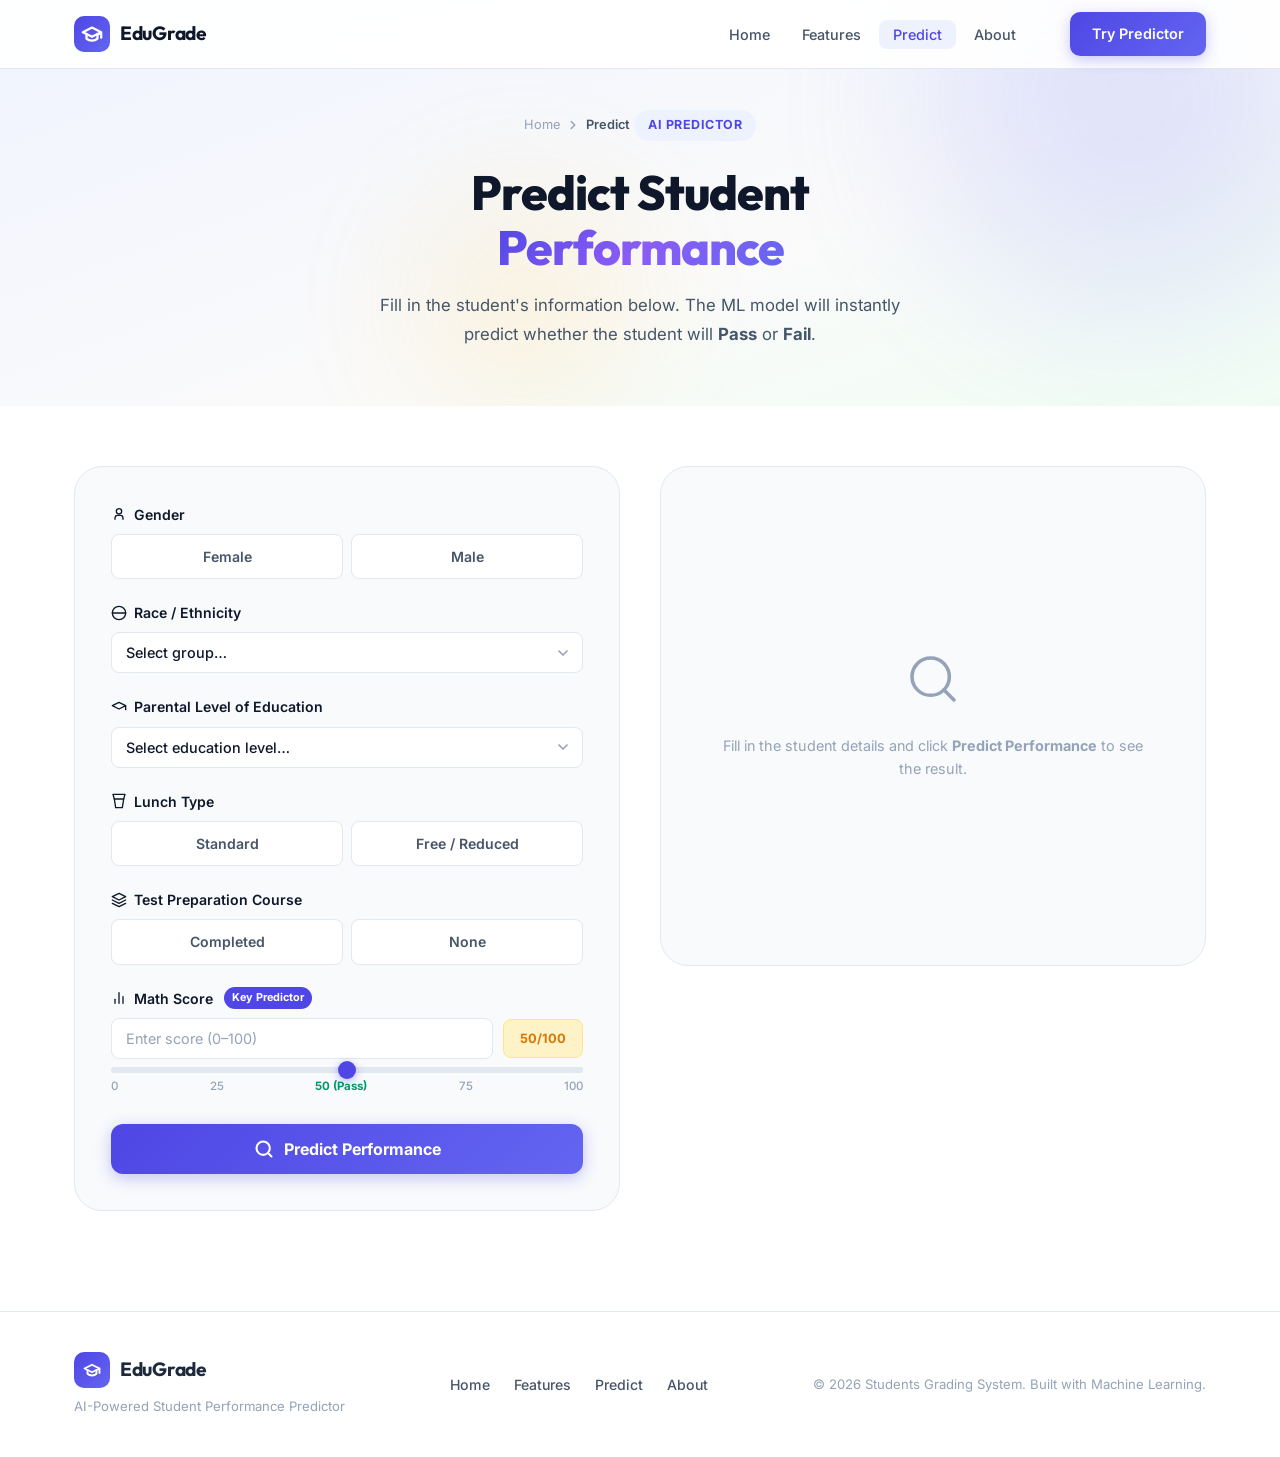
<file: website/predict.html>
<!DOCTYPE html>
<html lang="en">
<head>
  <meta charset="UTF-8" />
  <meta name="viewport" content="width=device-width, initial-scale=1.0"/>
  <title>Predict – EduGrade</title>
  <meta name="description" content="Enter student data and get an instant ML-powered prediction on whether the student will Pass or Fail."/>
  <link rel="preconnect" href="https://fonts.googleapis.com"/>
  <link href="https://fonts.googleapis.com/css2?family=Inter:wght@300;400;500;600;700;800&family=Outfit:wght@400;600;700;800&display=swap" rel="stylesheet"/>
  <link rel="stylesheet" href="style.css"/>
</head>
<body>

  <!-- ===== NAVBAR ===== -->
  <nav class="navbar" id="navbar">
    <div class="nav-container">
      <a href="index.html" class="nav-logo">
        <div class="logo-icon">
          <svg width="22" height="22" viewBox="0 0 24 24" fill="none" stroke="white" stroke-width="2.5" stroke-linecap="round" stroke-linejoin="round"><path d="M22 10v6M2 10l10-5 10 5-10 5z"/><path d="M6 12v5c3 3 9 3 12 0v-5"/></svg>
        </div>
        <span>EduGrade</span>
      </a>
      <ul class="nav-links" id="navLinks">
        <li><a href="index.html" class="nav-link">Home</a></li>
        <li><a href="features.html" class="nav-link">Features</a></li>
        <li><a href="predict.html" class="nav-link active">Predict</a></li>
        <li><a href="about.html" class="nav-link">About</a></li>
      </ul>
      <a href="predict.html" class="btn-primary nav-cta">Try Predictor</a>
      <button class="hamburger" id="hamburger" aria-label="Toggle menu">
        <span></span><span></span><span></span>
      </button>
    </div>
  </nav>

  <!-- ===== PAGE HEADER ===== -->
  <div class="page-hero">
    <div class="page-hero-bg">
      <div class="shape shape-1"></div>
      <div class="shape shape-3"></div>
    </div>
    <div class="container">
      <div class="page-breadcrumb">
        <a href="index.html">Home</a>
        <svg width="14" height="14" viewBox="0 0 24 24" fill="none" stroke="currentColor" stroke-width="2.5" stroke-linecap="round" stroke-linejoin="round"><polyline points="9 18 15 12 9 6"/></svg>
        <span>Predict</span>
      </div>
      <div class="section-tag">AI Predictor</div>
      <h1 class="page-hero-title">Predict Student<br/><span class="gradient-text">Performance</span></h1>
      <p class="page-hero-desc">Fill in the student's information below. The ML model will instantly predict whether the student will <strong>Pass</strong> or <strong>Fail</strong>.</p>
    </div>
  </div>

  <!-- ===== PREDICTOR SECTION ===== -->
  <section class="predictor-section" style="padding-top: 60px;" id="predictor">
    <div class="container">
      <div class="predictor-layout">
        <!-- Form -->
        <div class="predictor-form-wrap">
          <form id="predictionForm" class="predictor-form" novalidate>
            <div class="form-group">
              <label for="gender" class="form-label">
                <svg width="16" height="16" viewBox="0 0 24 24" fill="none" stroke="currentColor" stroke-width="2" stroke-linecap="round" stroke-linejoin="round"><circle cx="12" cy="8" r="4"/><path d="M6 20v-2a4 4 0 0 1 4-4h4a4 4 0 0 1 4 4v2"/></svg>
                Gender
              </label>
              <div class="toggle-group" id="gender-group">
                <label class="toggle-option">
                  <input type="radio" name="gender" value="female" id="gender-female"/>
                  <span class="toggle-btn">Female</span>
                </label>
                <label class="toggle-option">
                  <input type="radio" name="gender" value="male" id="gender-male"/>
                  <span class="toggle-btn">Male</span>
                </label>
              </div>
              <div class="field-error" id="gender-error">Please select a gender.</div>
            </div>

            <div class="form-group">
              <label for="race" class="form-label">
                <svg width="16" height="16" viewBox="0 0 24 24" fill="none" stroke="currentColor" stroke-width="2" stroke-linecap="round" stroke-linejoin="round"><circle cx="12" cy="12" r="10"/><path d="M2 12h20"/></svg>
                Race / Ethnicity
              </label>
              <div class="select-wrap">
                <select id="race" name="race" class="form-select">
                  <option value="">Select group…</option>
                  <option value="A">Group A</option>
                  <option value="B">Group B</option>
                  <option value="C">Group C</option>
                  <option value="D">Group D</option>
                  <option value="E">Group E</option>
                </select>
                <svg class="select-arrow" width="16" height="16" viewBox="0 0 24 24" fill="none" stroke="currentColor" stroke-width="2.5" stroke-linecap="round" stroke-linejoin="round"><polyline points="6 9 12 15 18 9"/></svg>
              </div>
              <div class="field-error" id="race-error">Please select a group.</div>
            </div>

            <div class="form-group">
              <label for="education" class="form-label">
                <svg width="16" height="16" viewBox="0 0 24 24" fill="none" stroke="currentColor" stroke-width="2" stroke-linecap="round" stroke-linejoin="round"><path d="M22 10v6M2 10l10-5 10 5-10 5z"/></svg>
                Parental Level of Education
              </label>
              <div class="select-wrap">
                <select id="education" name="education" class="form-select">
                  <option value="">Select education level…</option>
                  <option value="some high school">Some High School</option>
                  <option value="high school">High School</option>
                  <option value="some college">Some College</option>
                  <option value="associate's degree">Associate's Degree</option>
                  <option value="bachelor's degree">Bachelor's Degree</option>
                  <option value="master's degree">Master's Degree</option>
                </select>
                <svg class="select-arrow" width="16" height="16" viewBox="0 0 24 24" fill="none" stroke="currentColor" stroke-width="2.5" stroke-linecap="round" stroke-linejoin="round"><polyline points="6 9 12 15 18 9"/></svg>
              </div>
              <div class="field-error" id="education-error">Please select education level.</div>
            </div>

            <div class="form-group">
              <label class="form-label">
                <svg width="16" height="16" viewBox="0 0 24 24" fill="none" stroke="currentColor" stroke-width="2" stroke-linecap="round" stroke-linejoin="round"><path d="M3 2h18l-2 7H5L3 2z"/><path d="M5 9l2 13h10l2-13"/></svg>
                Lunch Type
              </label>
              <div class="toggle-group" id="lunch-group">
                <label class="toggle-option">
                  <input type="radio" name="lunch" value="standard" id="lunch-standard"/>
                  <span class="toggle-btn">Standard</span>
                </label>
                <label class="toggle-option">
                  <input type="radio" name="lunch" value="free/reduced" id="lunch-free"/>
                  <span class="toggle-btn">Free / Reduced</span>
                </label>
              </div>
              <div class="field-error" id="lunch-error">Please select lunch type.</div>
            </div>

            <div class="form-group">
              <label class="form-label">
                <svg width="16" height="16" viewBox="0 0 24 24" fill="none" stroke="currentColor" stroke-width="2" stroke-linecap="round" stroke-linejoin="round"><path d="M12 2L2 7l10 5 10-5-10-5z"/><path d="M2 17l10 5 10-5"/><path d="M2 12l10 5 10-5"/></svg>
                Test Preparation Course
              </label>
              <div class="toggle-group" id="prep-group">
                <label class="toggle-option">
                  <input type="radio" name="prep" value="completed" id="prep-completed"/>
                  <span class="toggle-btn">Completed</span>
                </label>
                <label class="toggle-option">
                  <input type="radio" name="prep" value="none" id="prep-none"/>
                  <span class="toggle-btn">None</span>
                </label>
              </div>
              <div class="field-error" id="prep-error">Please select test preparation status.</div>
            </div>

            <div class="form-group">
              <label for="mathScore" class="form-label">
                <svg width="16" height="16" viewBox="0 0 24 24" fill="none" stroke="currentColor" stroke-width="2" stroke-linecap="round" stroke-linejoin="round"><line x1="18" y1="20" x2="18" y2="10"/><line x1="12" y1="20" x2="12" y2="4"/><line x1="6" y1="20" x2="6" y2="14"/></svg>
                Math Score
                <span class="label-badge">Key Predictor</span>
              </label>
              <div class="score-input-wrap">
                <input type="number" id="mathScore" name="mathScore" class="form-input score-input"
                  placeholder="Enter score (0–100)" min="0" max="100"/>
                <div class="score-indicator" id="scoreIndicator">
                  <span id="scoreLabel">–</span>
                </div>
              </div>
              <div class="score-slider-wrap">
                <input type="range" id="mathSlider" min="0" max="100" value="50" class="score-slider"/>
                <div class="slider-marks">
                  <span>0</span><span>25</span><span class="mark-pass">50 (Pass)</span><span>75</span><span>100</span>
                </div>
              </div>
              <div class="field-error" id="math-error">Please enter a valid score between 0 and 100.</div>
            </div>

            <button type="submit" class="btn-predict" id="predictBtn">
              <svg width="20" height="20" viewBox="0 0 24 24" fill="none" stroke="currentColor" stroke-width="2.5" stroke-linecap="round" stroke-linejoin="round"><circle cx="11" cy="11" r="8"/><line x1="21" y1="21" x2="16.65" y2="16.65"/></svg>
              Predict Performance
            </button>
          </form>
        </div>

        <!-- Result Panel -->
        <div class="result-panel" id="resultPanel">
          <div class="result-placeholder" id="resultPlaceholder">
            <div class="placeholder-icon">
              <svg width="56" height="56" viewBox="0 0 24 24" fill="none" stroke="#94a3b8" stroke-width="1.5" stroke-linecap="round" stroke-linejoin="round"><circle cx="11" cy="11" r="8"/><line x1="21" y1="21" x2="16.65" y2="16.65"/></svg>
            </div>
            <p class="placeholder-text">Fill in the student details and click <strong>Predict Performance</strong> to see the result.</p>
          </div>

          <div class="result-content hidden" id="resultContent">
            <div class="result-header">
              <span class="result-model-tag">ML Model</span>
            </div>
            <div class="result-verdict" id="resultVerdict">
              <div class="verdict-icon" id="verdictIcon"></div>
              <div class="verdict-label" id="verdictLabel">PASS</div>
            </div>
            <div class="confidence-section">
              <div class="conf-label">Confidence Score</div>
              <div class="conf-bar-wrap">
                <div class="conf-bar" id="confBar"></div>
              </div>
              <div class="conf-value" id="confValue">0%</div>
            </div>
            <div class="result-breakdown" id="resultBreakdown"></div>
            <div class="result-tip" id="resultTip"></div>
            <button class="btn-reset" id="resetBtn">
              <svg width="16" height="16" viewBox="0 0 24 24" fill="none" stroke="currentColor" stroke-width="2.5" stroke-linecap="round" stroke-linejoin="round"><polyline points="1 4 1 10 7 10"/><path d="M3.51 15a9 9 0 1 0 .49-4.5"/></svg>
              Predict Another Student
            </button>
          </div>
        </div>
      </div>
    </div>
  </section>

  <!-- ===== FOOTER ===== -->
  <footer class="footer">
    <div class="container footer-content">
      <div class="footer-brand">
        <div class="nav-logo" style="margin-bottom: 8px;">
          <div class="logo-icon">
            <svg width="18" height="18" viewBox="0 0 24 24" fill="none" stroke="white" stroke-width="2.5" stroke-linecap="round" stroke-linejoin="round"><path d="M22 10v6M2 10l10-5 10 5-10 5z"/><path d="M6 12v5c3 3 9 3 12 0v-5"/></svg>
          </div>
          <span style="color:#1e293b; font-weight: 700;">EduGrade</span>
        </div>
        <p class="footer-tagline">AI-Powered Student Performance Predictor</p>
      </div>
      <div class="footer-links">
        <a href="index.html">Home</a>
        <a href="features.html">Features</a>
        <a href="predict.html">Predict</a>
        <a href="about.html">About</a>
      </div>
      <div class="footer-copy">
        &copy; 2026 Students Grading System. Built with Machine Learning.
      </div>
    </div>
  </footer>

  <script src="app.js"></script>
</body>
</html>
</file>
<file: website/style.css>
/* ========== RESET & BASE ========== */
*, *::before, *::after { box-sizing: border-box; margin: 0; padding: 0; }

:root {
  --primary: #4f46e5;
  --primary-light: #6366f1;
  --primary-dark: #3730a3;
  --primary-bg: #eef2ff;
  --accent: #059669;
  --accent-bg: #d1fae5;
  --danger: #dc2626;
  --danger-bg: #fee2e2;
  --warning: #d97706;
  --surface: #ffffff;
  --surface-2: #f8fafc;
  --border: #e2e8f0;
  --border-hover: #c7d2fe;
  --text-primary: #0f172a;
  --text-secondary: #475569;
  --text-muted: #94a3b8;
  --shadow-sm: 0 1px 3px rgba(0,0,0,0.07), 0 1px 2px rgba(0,0,0,0.05);
  --shadow-md: 0 4px 16px rgba(0,0,0,0.08), 0 2px 6px rgba(0,0,0,0.05);
  --shadow-lg: 0 12px 40px rgba(0,0,0,0.1), 0 4px 12px rgba(0,0,0,0.05);
  --shadow-xl: 0 24px 60px rgba(79,70,229,0.12), 0 8px 20px rgba(0,0,0,0.06);
  --radius-sm: 8px;
  --radius-md: 12px;
  --radius-lg: 20px;
  --radius-xl: 28px;
  --transition: all 0.25s ease;
}

html { scroll-behavior: smooth; font-size: 16px; }

body {
  font-family: 'Inter', sans-serif;
  background: #f8fafc;
  color: var(--text-primary);
  line-height: 1.65;
  overflow-x: hidden;
}

.container {
  max-width: 1180px;
  margin: 0 auto;
  padding: 0 24px;
}

/* ========== NAVBAR ========== */
.navbar {
  position: fixed;
  top: 0;
  left: 0;
  right: 0;
  z-index: 1000;
  background: rgba(255,255,255,0.92);
  backdrop-filter: blur(16px);
  border-bottom: 1px solid var(--border);
  transition: box-shadow 0.25s;
}
.navbar.scrolled { box-shadow: var(--shadow-md); }
.nav-container {
  max-width: 1180px;
  margin: 0 auto;
  padding: 0 24px;
  height: 68px;
  display: flex;
  align-items: center;
  gap: 32px;
}
.nav-logo {
  display: flex;
  align-items: center;
  gap: 10px;
  text-decoration: none;
  font-family: 'Outfit', sans-serif;
  font-size: 1.2rem;
  font-weight: 700;
  color: var(--text-primary);
  letter-spacing: -0.3px;
}
.logo-icon {
  width: 36px;
  height: 36px;
  border-radius: 10px;
  background: linear-gradient(135deg, var(--primary), var(--primary-light));
  display: flex;
  align-items: center;
  justify-content: center;
  flex-shrink: 0;
}
.nav-links {
  display: flex;
  list-style: none;
  gap: 4px;
  margin-left: auto;
}
.nav-link {
  text-decoration: none;
  font-size: 0.9rem;
  font-weight: 500;
  color: var(--text-secondary);
  padding: 6px 14px;
  border-radius: 8px;
  transition: var(--transition);
}
.nav-link:hover, .nav-link.active { color: var(--primary); background: var(--primary-bg); }
.nav-cta {
  margin-left: 8px;
  flex-shrink: 0;
}
.hamburger {
  display: none;
  flex-direction: column;
  gap: 5px;
  background: none;
  border: none;
  cursor: pointer;
  padding: 4px;
  margin-left: auto;
}
.hamburger span {
  display: block;
  width: 24px;
  height: 2px;
  background: var(--text-primary);
  border-radius: 2px;
  transition: var(--transition);
}

/* ========== BUTTONS ========== */
.btn-primary {
  display: inline-flex;
  align-items: center;
  gap: 8px;
  background: linear-gradient(135deg, var(--primary), var(--primary-light));
  color: white;
  text-decoration: none;
  font-size: 0.9rem;
  font-weight: 600;
  padding: 10px 22px;
  border-radius: 10px;
  border: none;
  cursor: pointer;
  transition: var(--transition);
  box-shadow: 0 4px 14px rgba(79,70,229,0.3);
}
.btn-primary:hover {
  transform: translateY(-1px);
  box-shadow: 0 6px 20px rgba(79,70,229,0.4);
  background: linear-gradient(135deg, var(--primary-dark), var(--primary));
}
.btn-primary:active { transform: translateY(0); }
.btn-lg { padding: 14px 28px; font-size: 1rem; border-radius: 12px; }
.btn-outline {
  display: inline-flex;
  align-items: center;
  gap: 8px;
  background: white;
  color: var(--primary);
  text-decoration: none;
  font-size: 1rem;
  font-weight: 600;
  padding: 14px 28px;
  border-radius: 12px;
  border: 1.5px solid var(--border-hover);
  cursor: pointer;
  transition: var(--transition);
}
.btn-outline:hover { background: var(--primary-bg); border-color: var(--primary); }

/* ========== HERO ========== */
.hero {
  min-height: 100vh;
  padding-top: 110px;
  padding-bottom: 80px;
  position: relative;
  background: linear-gradient(160deg, #f0f4ff 0%, #fafafa 50%, #f0fdf4 100%);
  overflow: hidden;
}
.hero-bg-shapes { position: absolute; inset: 0; pointer-events: none; overflow: hidden; }
.shape {
  position: absolute;
  border-radius: 50%;
  opacity: 0.25;
  filter: blur(60px);
}
.shape-1 {
  width: 500px; height: 500px;
  background: radial-gradient(circle, #818cf8, transparent);
  top: -150px; right: -100px;
}
.shape-2 {
  width: 350px; height: 350px;
  background: radial-gradient(circle, #34d399, transparent);
  bottom: 0; left: -80px;
}
.shape-3 {
  width: 280px; height: 280px;
  background: radial-gradient(circle, #fbbf24, transparent);
  top: 40%; left: 30%;
  opacity: 0.15;
}

.hero-content {
  display: grid;
  grid-template-columns: 1fr 1fr;
  gap: 60px;
  align-items: center;
  position: relative;
  z-index: 1;
}
.hero-badge {
  display: inline-flex;
  align-items: center;
  gap: 8px;
  background: white;
  border: 1px solid var(--border-hover);
  color: var(--primary);
  font-size: 0.82rem;
  font-weight: 600;
  padding: 6px 14px;
  border-radius: 100px;
  margin-bottom: 20px;
  box-shadow: var(--shadow-sm);
}
.badge-dot {
  width: 8px; height: 8px;
  border-radius: 50%;
  background: var(--primary);
  animation: pulse-dot 2s infinite;
}
@keyframes pulse-dot {
  0%, 100% { opacity: 1; transform: scale(1); }
  50% { opacity: 0.5; transform: scale(0.7); }
}
.hero-title {
  font-family: 'Outfit', sans-serif;
  font-size: clamp(2.2rem, 4vw, 3.2rem);
  font-weight: 800;
  line-height: 1.15;
  color: var(--text-primary);
  letter-spacing: -1px;
  margin-bottom: 18px;
}
.gradient-text {
  background: linear-gradient(135deg, var(--primary), #8b5cf6, var(--primary-light));
  -webkit-background-clip: text;
  -webkit-text-fill-color: transparent;
  background-clip: text;
}
.hero-desc {
  font-size: 1.05rem;
  color: var(--text-secondary);
  margin-bottom: 30px;
  max-width: 500px;
  line-height: 1.75;
}
.hero-actions { display: flex; gap: 14px; flex-wrap: wrap; margin-bottom: 40px; }
.hero-stats {
  display: flex;
  align-items: center;
  gap: 20px;
  flex-wrap: wrap;
}
.stat-item { display: flex; flex-direction: column; }
.stat-number {
  font-family: 'Outfit', sans-serif;
  font-size: 1.6rem;
  font-weight: 800;
  color: var(--text-primary);
  letter-spacing: -0.5px;
  line-height: 1;
}
.stat-label { font-size: 0.78rem; color: var(--text-muted); font-weight: 500; margin-top: 2px; }
.stat-divider { width: 1px; height: 40px; background: var(--border); }

.hero-visual { position: relative; height: 480px; }
.hero-card {
  background: white;
  border-radius: var(--radius-xl);
  box-shadow: var(--shadow-xl);
  border: 1px solid var(--border);
  overflow: hidden;
}
.main-card {
  position: absolute;
  top: 50%;
  left: 50%;
  transform: translate(-30%, -50%);
  width: 300px;
  animation: float 6s ease-in-out infinite;
}
@keyframes float {
  0%, 100% { transform: translate(-30%, -50%) translateY(0); }
  50% { transform: translate(-30%, -50%) translateY(-12px); }
}
.card-header {
  display: flex;
  align-items: center;
  gap: 10px;
  padding: 14px 16px;
  border-bottom: 1px solid var(--border);
  background: var(--surface-2);
}
.card-dots { display: flex; gap: 6px; }
.card-dots span {
  width: 10px; height: 10px; border-radius: 50%;
}
.card-dots span:nth-child(1) { background: #f87171; }
.card-dots span:nth-child(2) { background: #fbbf24; }
.card-dots span:nth-child(3) { background: #34d399; }
.card-title-sm { font-size: 0.8rem; font-weight: 600; color: var(--text-secondary); }
.result-display {
  display: flex;
  flex-direction: column;
  align-items: center;
  padding: 28px 20px;
  gap: 8px;
}
.result-display.pass .result-icon { color: var(--accent); }
.result-display.fail .result-icon { color: var(--danger); }
.result-label {
  font-family: 'Outfit', sans-serif;
  font-size: 2rem;
  font-weight: 800;
  letter-spacing: 2px;
}
.result-display.pass .result-label { color: var(--accent); }
.result-display.fail .result-label { color: var(--danger); }
.result-confidence { font-size: 0.82rem; color: var(--text-muted); font-weight: 500; }
.card-features { padding: 0 16px 16px; display: flex; flex-direction: column; gap: 8px; }
.cf-row {
  display: flex;
  justify-content: space-between;
  align-items: center;
  font-size: 0.83rem;
  padding: 7px 10px;
  background: var(--surface-2);
  border-radius: 8px;
}
.cf-label { color: var(--text-secondary); font-weight: 500; }
.cf-value { color: var(--text-primary); font-weight: 600; }
.cf-green { color: var(--accent) !important; }
.floating-card {
  position: absolute;
  background: white;
  border: 1px solid var(--border);
  border-radius: var(--radius-md);
  padding: 12px 16px;
  display: flex;
  align-items: center;
  gap: 12px;
  box-shadow: var(--shadow-md);
  animation: float2 5s ease-in-out infinite;
}
@keyframes float2 {
  0%, 100% { transform: translateY(0); }
  50% { transform: translateY(-8px); }
}
.card-models { top: 40px; left: 0; animation-delay: -1.5s; }
.card-accuracy { bottom: 60px; right: 0; animation-delay: -3s; }
.fm-icon {
  width: 36px; height: 36px;
  border-radius: 10px;
  background: var(--primary-bg);
  display: flex; align-items: center; justify-content: center;
  flex-shrink: 0;
}
.accuracy-icon { background: var(--accent-bg) !important; }
.fm-title { font-size: 0.88rem; font-weight: 700; color: var(--text-primary); }
.fm-sub { font-size: 0.73rem; color: var(--text-muted); margin-top: 2px; }

.hero-scroll {
  position: absolute;
  bottom: 24px;
  left: 50%;
  transform: translateX(-50%);
  z-index: 1;
}
.hero-scroll a {
  display: flex;
  flex-direction: column;
  align-items: center;
  gap: 4px;
  color: var(--text-muted);
  text-decoration: none;
  font-size: 0.78rem;
  font-weight: 500;
  animation: bounce-down 2s infinite;
}
@keyframes bounce-down {
  0%, 100% { transform: translateY(0); }
  50% { transform: translateY(6px); }
}

/* ========== SECTION COMMON ========== */
.section-header { text-align: center; margin-bottom: 56px; }
.section-tag {
  display: inline-block;
  background: var(--primary-bg);
  color: var(--primary);
  font-size: 0.78rem;
  font-weight: 700;
  padding: 5px 14px;
  border-radius: 100px;
  letter-spacing: 0.5px;
  text-transform: uppercase;
  margin-bottom: 14px;
}
.section-title {
  font-family: 'Outfit', sans-serif;
  font-size: clamp(1.8rem, 3vw, 2.5rem);
  font-weight: 800;
  color: var(--text-primary);
  letter-spacing: -0.5px;
  margin-bottom: 14px;
  max-width: 600px;
  margin-left: auto;
  margin-right: auto;
}
.section-desc {
  font-size: 1rem;
  color: var(--text-secondary);
  max-width: 560px;
  margin: 0 auto;
  line-height: 1.7;
}

/* ========== FEATURES SECTION ========== */
.features-section {
  padding: 100px 0;
  background: white;
}
.features-grid {
  display: grid;
  grid-template-columns: repeat(3, 1fr);
  gap: 24px;
}
.feature-card {
  background: var(--surface-2);
  border: 1px solid var(--border);
  border-radius: var(--radius-lg);
  padding: 28px;
  transition: var(--transition);
  position: relative;
  overflow: hidden;
}
.feature-card:hover {
  transform: translateY(-4px);
  border-color: var(--border-hover);
  box-shadow: var(--shadow-lg);
  background: white;
}
.feature-icon {
  width: 52px; height: 52px;
  border-radius: 14px;
  display: flex; align-items: center; justify-content: center;
  margin-bottom: 18px;
}
.feature-title {
  font-family: 'Outfit', sans-serif;
  font-size: 1.1rem;
  font-weight: 700;
  color: var(--text-primary);
  margin-bottom: 10px;
}
.feature-desc {
  font-size: 0.9rem;
  color: var(--text-secondary);
  line-height: 1.65;
  margin-bottom: 16px;
}
.feature-options { display: flex; flex-wrap: wrap; gap: 6px; }
.option-tag {
  background: white;
  border: 1px solid var(--border);
  color: var(--text-secondary);
  font-size: 0.75rem;
  font-weight: 600;
  padding: 4px 10px;
  border-radius: 6px;
}
.option-range { color: var(--primary); border-color: var(--border-hover); background: var(--primary-bg); }
.option-pass { color: var(--accent); border-color: #a7f3d0; background: var(--accent-bg); }
.feature-highlight {
  border-color: var(--border-hover);
  background: linear-gradient(135deg, #f0f4ff, white);
}
.highlight-badge {
  position: absolute;
  top: 16px; right: 16px;
  background: var(--primary);
  color: white;
  font-size: 0.7rem;
  font-weight: 700;
  padding: 3px 10px;
  border-radius: 100px;
}

/* ========== ACCURACY SECTION ========== */
.accuracy-section {
  padding: 100px 0;
  background: var(--surface-2);
}
.accuracy-grid {
  display: flex;
  flex-direction: column;
  gap: 14px;
  max-width: 700px;
  margin: 0 auto;
}
.accuracy-card {
  background: white;
  border: 1px solid var(--border);
  border-radius: var(--radius-md);
  padding: 20px 24px;
  display: grid;
  grid-template-columns: 36px 1fr auto auto;
  align-items: center;
  gap: 16px;
  transition: var(--transition);
}
.accuracy-card:hover { box-shadow: var(--shadow-md); transform: translateX(4px); }
.best-model {
  border-color: var(--primary);
  background: linear-gradient(135deg, #f0f4ff, white);
  box-shadow: 0 4px 20px rgba(79,70,229,0.12);
}
.acc-rank {
  font-family: 'Outfit', sans-serif;
  font-size: 0.85rem;
  font-weight: 800;
  color: var(--text-muted);
}
.best-model .acc-rank { color: var(--primary); }
.acc-model-name { font-weight: 600; font-size: 0.95rem; color: var(--text-primary); }
.acc-bar-wrap {
  flex: 1;
  height: 8px;
  background: var(--border);
  border-radius: 100px;
  overflow: hidden;
  grid-column: 2;
}
.acc-bar {
  height: 100%;
  border-radius: 100px;
  background: linear-gradient(90deg, var(--primary), var(--primary-light));
  width: 0;
  transition: width 1s ease;
}
.best-model .acc-bar { background: linear-gradient(90deg, #4f46e5, #818cf8); }
.acc-score {
  font-family: 'Outfit', sans-serif;
  font-weight: 800;
  font-size: 1rem;
  color: var(--primary);
  white-space: nowrap;
}
.acc-badge {
  background: var(--primary);
  color: white;
  font-size: 0.72rem;
  font-weight: 700;
  padding: 3px 10px;
  border-radius: 100px;
  white-space: nowrap;
}

/* ========== PREDICTOR SECTION ========== */
.predictor-section {
  padding: 100px 0;
  background: white;
}
.predictor-layout {
  display: grid;
  grid-template-columns: 1fr 1fr;
  gap: 40px;
  align-items: start;
}
.predictor-form-wrap {
  background: var(--surface-2);
  border: 1px solid var(--border);
  border-radius: var(--radius-xl);
  padding: 36px;
}
.predictor-form { display: flex; flex-direction: column; gap: 22px; }
.form-group { display: flex; flex-direction: column; gap: 8px; }
.form-label {
  display: flex;
  align-items: center;
  gap: 7px;
  font-size: 0.88rem;
  font-weight: 600;
  color: var(--text-primary);
}
.label-badge {
  background: var(--primary);
  color: white;
  font-size: 0.68rem;
  font-weight: 700;
  padding: 2px 8px;
  border-radius: 100px;
  margin-left: 4px;
}
.toggle-group { display: flex; gap: 8px; flex-wrap: wrap; }
.toggle-option { flex: 1; min-width: 100px; }
.toggle-option input[type="radio"] { display: none; }
.toggle-btn {
  display: block;
  text-align: center;
  padding: 10px 16px;
  border: 1.5px solid var(--border);
  border-radius: var(--radius-sm);
  font-size: 0.88rem;
  font-weight: 600;
  color: var(--text-secondary);
  background: white;
  cursor: pointer;
  transition: var(--transition);
  user-select: none;
}
.toggle-btn:hover { border-color: var(--border-hover); color: var(--primary); background: var(--primary-bg); }
.toggle-option input:checked + .toggle-btn {
  border-color: var(--primary);
  background: var(--primary);
  color: white;
  box-shadow: 0 4px 12px rgba(79,70,229,0.25);
}
.select-wrap { position: relative; }
.form-select {
  width: 100%;
  appearance: none;
  background: white;
  border: 1.5px solid var(--border);
  border-radius: var(--radius-sm);
  padding: 11px 40px 11px 14px;
  font-size: 0.9rem;
  font-weight: 500;
  color: var(--text-primary);
  font-family: inherit;
  cursor: pointer;
  transition: var(--transition);
  outline: none;
}
.form-select:hover { border-color: var(--border-hover); }
.form-select:focus { border-color: var(--primary); box-shadow: 0 0 0 3px rgba(79,70,229,0.1); }
.select-arrow {
  position: absolute;
  right: 12px;
  top: 50%;
  transform: translateY(-50%);
  color: var(--text-muted);
  pointer-events: none;
}
.form-input {
  width: 100%;
  border: 1.5px solid var(--border);
  border-radius: var(--radius-sm);
  padding: 11px 14px;
  font-size: 0.9rem;
  font-weight: 500;
  color: var(--text-primary);
  font-family: inherit;
  background: white;
  outline: none;
  transition: var(--transition);
}
.form-input:hover { border-color: var(--border-hover); }
.form-input:focus { border-color: var(--primary); box-shadow: 0 0 0 3px rgba(79,70,229,0.1); }
.form-input::placeholder { color: var(--text-muted); font-weight: 400; }
.score-input-wrap {
  display: flex;
  gap: 10px;
  align-items: center;
}
.score-input { flex: 1; }
.score-indicator {
  background: var(--surface-2);
  border: 1px solid var(--border);
  border-radius: var(--radius-sm);
  padding: 8px 14px;
  font-size: 0.8rem;
  font-weight: 700;
  color: var(--text-muted);
  white-space: nowrap;
  min-width: 80px;
  text-align: center;
}
.score-slider-wrap { display: flex; flex-direction: column; gap: 4px; }
.score-slider {
  width: 100%;
  height: 6px;
  appearance: none;
  background: var(--border);
  border-radius: 100px;
  outline: none;
  cursor: pointer;
}
.score-slider::-webkit-slider-thumb {
  appearance: none;
  width: 18px; height: 18px;
  border-radius: 50%;
  background: var(--primary);
  cursor: pointer;
  box-shadow: 0 2px 8px rgba(79,70,229,0.4);
  transition: var(--transition);
}
.score-slider::-webkit-slider-thumb:hover { transform: scale(1.2); }
.slider-marks {
  display: flex;
  justify-content: space-between;
  font-size: 0.72rem;
  color: var(--text-muted);
  font-weight: 500;
}
.mark-pass { color: var(--accent); font-weight: 700; }
.field-error {
  font-size: 0.78rem;
  color: var(--danger);
  font-weight: 500;
  display: none;
}
.field-error.visible { display: block; }
.form-group.error .form-select,
.form-group.error .form-input { border-color: var(--danger); }
.btn-predict {
  display: flex;
  align-items: center;
  justify-content: center;
  gap: 10px;
  width: 100%;
  padding: 15px;
  background: linear-gradient(135deg, var(--primary), var(--primary-light));
  color: white;
  border: none;
  border-radius: var(--radius-md);
  font-size: 1rem;
  font-weight: 700;
  font-family: inherit;
  cursor: pointer;
  transition: var(--transition);
  box-shadow: 0 4px 16px rgba(79,70,229,0.3);
  margin-top: 6px;
}
.btn-predict:hover {
  transform: translateY(-2px);
  box-shadow: 0 8px 24px rgba(79,70,229,0.4);
}
.btn-predict:active { transform: translateY(0); }

/* ===== RESULT PANEL ===== */
.result-panel {
  background: var(--surface-2);
  border: 1px solid var(--border);
  border-radius: var(--radius-xl);
  padding: 36px;
  position: sticky;
  top: 90px;
  min-height: 500px;
  display: flex;
  align-items: center;
  justify-content: center;
}
.result-placeholder { text-align: center; padding: 20px; }
.placeholder-icon { margin-bottom: 20px; }
.placeholder-text { font-size: 0.9rem; color: var(--text-muted); line-height: 1.6; }
.result-content { width: 100%; }
.result-header { margin-bottom: 28px; }
.result-model-tag {
  background: var(--primary-bg);
  color: var(--primary);
  font-size: 0.78rem;
  font-weight: 700;
  padding: 5px 12px;
  border-radius: 100px;
}
.result-verdict {
  display: flex;
  flex-direction: column;
  align-items: center;
  gap: 12px;
  padding: 32px 20px;
  border-radius: var(--radius-lg);
  margin-bottom: 24px;
}
.result-verdict.pass { background: linear-gradient(135deg, #ecfdf5, #d1fae5); border: 1px solid #a7f3d0; }
.result-verdict.fail { background: linear-gradient(135deg, #fff5f5, #fee2e2); border: 1px solid #fca5a5; }
.verdict-icon svg { display: block; }
.verdict-label {
  font-family: 'Outfit', sans-serif;
  font-size: 2.4rem;
  font-weight: 800;
  letter-spacing: 3px;
}
.result-verdict.pass .verdict-label { color: var(--accent); }
.result-verdict.fail .verdict-label { color: var(--danger); }
.confidence-section { margin-bottom: 24px; }
.conf-label { font-size: 0.82rem; font-weight: 600; color: var(--text-secondary); margin-bottom: 8px; }
.conf-bar-wrap { height: 10px; background: var(--border); border-radius: 100px; overflow: hidden; margin-bottom: 6px; }
.conf-bar {
  height: 100%;
  border-radius: 100px;
  width: 0;
  transition: width 1.2s cubic-bezier(.17,.67,.41,1.01);
}
.conf-bar.pass { background: linear-gradient(90deg, #059669, #34d399); }
.conf-bar.fail { background: linear-gradient(90deg, #dc2626, #f87171); }
.conf-value { font-size: 0.85rem; font-weight: 700; color: var(--text-primary); text-align: right; }
.result-breakdown {
  background: white;
  border: 1px solid var(--border);
  border-radius: var(--radius-md);
  padding: 16px;
  margin-bottom: 16px;
  display: flex;
  flex-direction: column;
  gap: 10px;
}
.breakdown-row {
  display: flex;
  justify-content: space-between;
  align-items: center;
  font-size: 0.85rem;
}
.breakdown-key { color: var(--text-secondary); font-weight: 500; }
.breakdown-val { color: var(--text-primary); font-weight: 700; }
.result-tip {
  background: var(--primary-bg);
  border-left: 3px solid var(--primary);
  padding: 12px 16px;
  border-radius: 0 var(--radius-sm) var(--radius-sm) 0;
  font-size: 0.83rem;
  color: var(--primary-dark);
  line-height: 1.55;
  margin-bottom: 20px;
}
.btn-reset {
  display: flex;
  align-items: center;
  gap: 8px;
  width: 100%;
  justify-content: center;
  padding: 12px;
  background: white;
  color: var(--text-secondary);
  border: 1.5px solid var(--border);
  border-radius: var(--radius-md);
  font-size: 0.9rem;
  font-weight: 600;
  font-family: inherit;
  cursor: pointer;
  transition: var(--transition);
}
.btn-reset:hover { border-color: var(--primary); color: var(--primary); background: var(--primary-bg); }
.hidden { display: none !important; }

/* ========== ABOUT SECTION ========== */
.about-section {
  padding: 100px 0;
  background: linear-gradient(160deg, #f0f4ff, #f8fafc);
}
.about-grid {
  display: grid;
  grid-template-columns: 1fr 1fr;
  gap: 60px;
  align-items: center;
}
.about-desc {
  font-size: 1rem;
  color: var(--text-secondary);
  line-height: 1.75;
  margin-bottom: 16px;
}
.about-tech { display: flex; flex-wrap: wrap; gap: 8px; margin-top: 24px; }
.tech-tag {
  background: white;
  border: 1px solid var(--border);
  color: var(--text-secondary);
  font-size: 0.8rem;
  font-weight: 600;
  padding: 5px 12px;
  border-radius: 8px;
  transition: var(--transition);
}
.tech-tag:hover { border-color: var(--primary); color: var(--primary); background: var(--primary-bg); }
.about-stats-grid {
  display: grid;
  grid-template-columns: 1fr 1fr;
  gap: 16px;
}
.about-stat-card {
  background: white;
  border: 1px solid var(--border);
  border-radius: var(--radius-lg);
  padding: 24px;
  text-align: center;
  transition: var(--transition);
  box-shadow: var(--shadow-sm);
}
.about-stat-card:hover { transform: translateY(-4px); box-shadow: var(--shadow-md); }
.about-stat-icon {
  width: 48px; height: 48px;
  border-radius: 14px;
  display: flex; align-items: center; justify-content: center;
  margin: 0 auto 14px;
}
.about-stat-num {
  font-family: 'Outfit', sans-serif;
  font-size: 1.8rem;
  font-weight: 800;
  color: var(--text-primary);
  letter-spacing: -0.5px;
  margin-bottom: 4px;
}
.about-stat-lbl { font-size: 0.8rem; color: var(--text-muted); font-weight: 500; }

/* ========== FOOTER ========== */
.footer {
  background: white;
  border-top: 1px solid var(--border);
  padding: 40px 0;
}
.footer-content {
  display: flex;
  align-items: center;
  justify-content: space-between;
  flex-wrap: wrap;
  gap: 20px;
}
.footer-tagline { font-size: 0.82rem; color: var(--text-muted); }
.footer-links { display: flex; gap: 24px; }
.footer-links a {
  text-decoration: none;
  font-size: 0.88rem;
  font-weight: 500;
  color: var(--text-secondary);
  transition: var(--transition);
}
.footer-links a:hover { color: var(--primary); }
.footer-copy { font-size: 0.82rem; color: var(--text-muted); }

/* ========== PAGE HERO (multi-page header) ========== */
.page-hero {
  padding-top: 110px;
  padding-bottom: 56px;
  position: relative;
  background: linear-gradient(160deg, #f0f4ff 0%, #fafafa 60%, #f0fdf4 100%);
  overflow: hidden;
  text-align: center;
}
.page-hero-bg { position: absolute; inset: 0; pointer-events: none; }
.page-hero .container { position: relative; z-index: 1; }
.page-breadcrumb {
  display: inline-flex;
  align-items: center;
  gap: 6px;
  font-size: 0.8rem;
  color: var(--text-muted);
  margin-bottom: 16px;
}
.page-breadcrumb a {
  text-decoration: none;
  color: var(--text-muted);
  transition: var(--transition);
}
.page-breadcrumb a:hover { color: var(--primary); }
.page-breadcrumb span { color: var(--text-secondary); font-weight: 600; }
.page-hero-title {
  font-family: 'Outfit', sans-serif;
  font-size: clamp(2rem, 4vw, 3rem);
  font-weight: 800;
  line-height: 1.15;
  color: var(--text-primary);
  letter-spacing: -1px;
  margin-bottom: 16px;
  margin-top: 10px;
}
.page-hero-desc {
  font-size: 1.05rem;
  color: var(--text-secondary);
  max-width: 560px;
  margin: 0 auto;
  line-height: 1.75;
}

/* ========== QUICK PREVIEW CARDS (home page) ========== */
.quick-preview-section {
  padding: 72px 0 80px;
  background: white;
}
.quick-preview-grid {
  display: grid;
  grid-template-columns: repeat(3, 1fr);
  gap: 20px;
}
.quick-card {
  display: flex;
  align-items: center;
  gap: 18px;
  background: var(--surface-2);
  border: 1.5px solid var(--border);
  border-radius: var(--radius-lg);
  padding: 24px 20px;
  text-decoration: none;
  transition: var(--transition);
  position: relative;
  overflow: hidden;
}
.quick-card:hover {
  transform: translateY(-4px);
  border-color: var(--border-hover);
  box-shadow: var(--shadow-lg);
  background: white;
}
.quick-card-primary {
  background: linear-gradient(135deg, var(--primary), var(--primary-light));
  border-color: transparent;
  color: white;
}
.quick-card-primary:hover {
  background: linear-gradient(135deg, var(--primary-dark), var(--primary));
  border-color: transparent;
}
.qc-icon {
  width: 48px; height: 48px;
  border-radius: 14px;
  display: flex; align-items: center; justify-content: center;
  flex-shrink: 0;
}
.qc-text { flex: 1; }
.qc-title {
  font-family: 'Outfit', sans-serif;
  font-size: 1rem;
  font-weight: 700;
  color: var(--text-primary);
  margin-bottom: 4px;
}
.quick-card-primary .qc-title { color: white; }
.qc-desc {
  font-size: 0.82rem;
  color: var(--text-secondary);
  line-height: 1.5;
}
.quick-card-primary .qc-desc { color: rgba(255,255,255,0.8); }
.qc-arrow { color: var(--text-muted); flex-shrink: 0; transition: var(--transition); }
.quick-card:hover .qc-arrow { transform: translateX(4px); color: var(--primary); }
.quick-card-primary .qc-arrow { color: rgba(255,255,255,0.7); }
.quick-card-primary:hover .qc-arrow { color: white; }

/* ========== PIPELINE STEPS (about page) ========== */
.pipeline-section {
  padding: 80px 0;
  background: white;
}
.pipeline-steps {
  display: flex;
  flex-direction: column;
  gap: 0;
  max-width: 800px;
  margin: 0 auto;
  position: relative;
}
.pipeline-steps::before {
  content: '';
  position: absolute;
  left: 28px;
  top: 20px;
  bottom: 20px;
  width: 2px;
  background: linear-gradient(to bottom, var(--primary), var(--primary-light), #e0e7ff);
  border-radius: 2px;
}
.pipeline-step {
  display: flex;
  gap: 28px;
  padding: 24px 0;
  position: relative;
}
.step-number {
  width: 58px;
  height: 58px;
  border-radius: 50%;
  background: linear-gradient(135deg, var(--primary), var(--primary-light));
  color: white;
  font-family: 'Outfit', sans-serif;
  font-size: 1rem;
  font-weight: 800;
  display: flex;
  align-items: center;
  justify-content: center;
  flex-shrink: 0;
  box-shadow: 0 4px 16px rgba(79,70,229,0.3);
  position: relative;
  z-index: 1;
}
.step-body {
  background: var(--surface-2);
  border: 1px solid var(--border);
  border-radius: var(--radius-md);
  padding: 20px 24px;
  flex: 1;
  transition: var(--transition);
}
.step-body:hover { border-color: var(--border-hover); box-shadow: var(--shadow-md); background: white; }
.step-title {
  font-family: 'Outfit', sans-serif;
  font-size: 1rem;
  font-weight: 700;
  color: var(--text-primary);
  margin-bottom: 8px;
}
.step-desc {
  font-size: 0.88rem;
  color: var(--text-secondary);
  line-height: 1.65;
}
.step-desc code {
  background: var(--primary-bg);
  color: var(--primary);
  font-family: monospace;
  padding: 1px 6px;
  border-radius: 4px;
  font-size: 0.82rem;
}

/* ========== CTA SECTION (about page) ========== */
.cta-section {
  padding: 80px 0;
  background: var(--surface-2);
}
.cta-card {
  background: linear-gradient(135deg, var(--primary), #8b5cf6, var(--primary-light));
  border-radius: var(--radius-xl);
  padding: 56px 48px;
  display: flex;
  align-items: center;
  justify-content: space-between;
  gap: 32px;
  box-shadow: 0 20px 60px rgba(79,70,229,0.25);
}
.cta-title {
  font-family: 'Outfit', sans-serif;
  font-size: 2rem;
  font-weight: 800;
  color: white;
  margin-bottom: 8px;
}
.cta-desc { color: rgba(255,255,255,0.85); font-size: 1rem; }
.cta-card .btn-primary {
  background: white;
  color: var(--primary);
  box-shadow: 0 4px 20px rgba(0,0,0,0.15);
  white-space: nowrap;
  flex-shrink: 0;
}
.cta-card .btn-primary:hover { background: var(--primary-bg); }

/* ========== ANIMATIONS ========== */
.feature-card, .accuracy-card, .about-stat-card {
  opacity: 0;
  transform: translateY(24px);
  transition: opacity 0.5s ease, transform 0.5s ease, box-shadow 0.25s, border-color 0.25s;
}
.feature-card.visible, .accuracy-card.visible, .about-stat-card.visible {
  opacity: 1;
  transform: translateY(0);
}
/* Make cards visible instantly on dedicated pages where IntersectionObserver may not fire */
body.page-features .feature-card,
body.page-features .accuracy-card,
body.page-about .about-stat-card {
  opacity: 0;
  transform: translateY(24px);
}

/* ========== RESPONSIVE ========== */
@media (max-width: 1024px) {
  .hero-content { grid-template-columns: 1fr; text-align: center; }
  .hero-text { order: 1; }
  .hero-visual { display: none; }
  .hero-desc { max-width: 600px; margin-left: auto; margin-right: auto; }
  .hero-actions { justify-content: center; }
  .hero-stats { justify-content: center; }
  .features-grid { grid-template-columns: repeat(2, 1fr); }
  .predictor-layout { grid-template-columns: 1fr; }
  .result-panel { position: static; min-height: auto; }
  .about-grid { grid-template-columns: 1fr; }
  .quick-preview-grid { grid-template-columns: 1fr; }
  .cta-card { flex-direction: column; text-align: center; }
}
@media (max-width: 768px) {
  .nav-links, .nav-cta { display: none; }
  .hamburger { display: flex; }
  .nav-links.open {
    display: flex;
    flex-direction: column;
    position: fixed;
    top: 68px; left: 0; right: 0;
    background: white;
    border-bottom: 1px solid var(--border);
    padding: 16px;
    gap: 4px;
    box-shadow: var(--shadow-lg);
  }
  .nav-links.open .nav-link { padding: 10px 14px; }
  .features-grid { grid-template-columns: 1fr; }
  .accuracy-card { grid-template-columns: 32px 1fr auto; }
  .acc-bar-wrap { display: none; }
  .acc-badge { display: none; }
  .about-stats-grid { grid-template-columns: 1fr 1fr; }
  .footer-content { flex-direction: column; text-align: center; }
  .predictor-form-wrap, .result-panel { padding: 24px; }
  .pipeline-steps::before { display: none; }
  .pipeline-step { flex-direction: column; gap: 12px; }
  .cta-card { padding: 36px 24px; }
}
</file>
